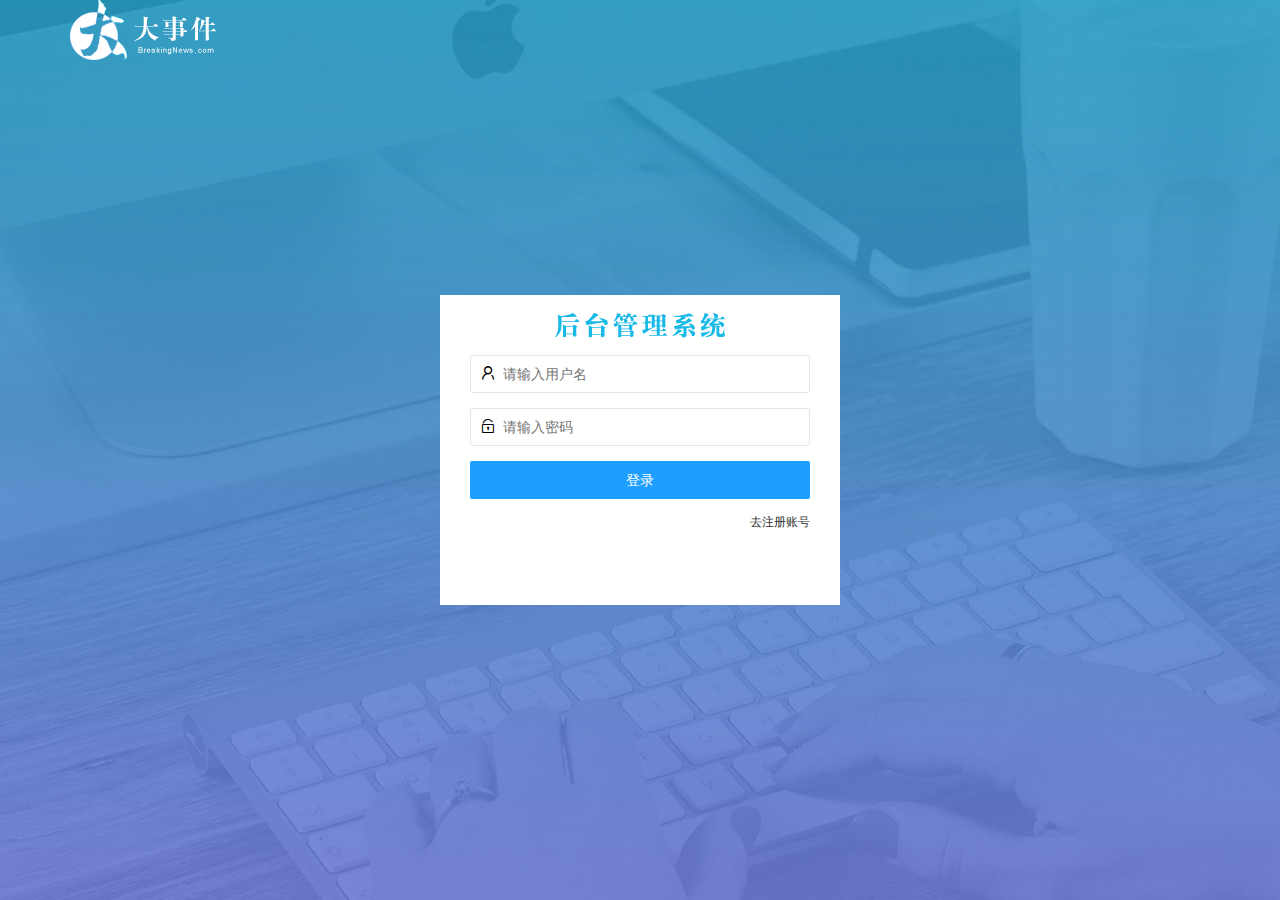
<file: login.html>
<!DOCTYPE html>
<html lang="en">

<head>
    <meta charset="UTF-8">
    <meta http-equiv="X-UA-Compatible" content="IE=edge">
    <meta name="viewport" content="width=device-width, initial-scale=1.0">
    <title>大事件-登录/注册</title>
    <!-- 导入LayUl的样式 -->
    <link rel="stylesheet" href="./assets/lib/layui/css/layui.css">
    <!-- 导入自己的样式表 -->
    <link rel="stylesheet" href="./assets/css/login.css">
</head>

<body>
    <!-- 头部的Logo区域 -->
    <div class="layui-main">
        <img src="./assets/images/logo.png" alt="">
    </div>
    <!-- 注册登录区域 -->
    <div class="loginAndRegBox">
        <div class="title-box"></div>
        <!-- 登录的div -->
        <div class="login-box">
            <!-- 登录的表单 -->
            <form class="layui-form" id="form_login">
                <!-- 用户名 -->
                <div class="layui-form-item">
                    <i class="layui-icon layui-icon-username"></i>
                    <input type="text" name="username" required lay-verify="required" placeholder="请输入用户名"
                        autocomplete="off" class="layui-input">
                </div>
                <!-- 密码 -->
                <div class="layui-form-item">
                    <i class="layui-icon layui-icon-password"></i>
                    <input type="password" name="password" required lay-verify="required|pwd" placeholder="请输入密码"
                        autocomplete="off" class="layui-input" id="password_two">
                </div>
                <!-- 登录按钮 -->
                <div class="layui-form-item">
                    <!-- 注意：表单提交按钮和普通按钮的区别： lay-submit 属性 -->
                    <button class="layui-btn layui-btn-fluid layui-btn layui-btn-normal" id="loginbtn" lay-submit>登录</button>
                </div>
                <div class="layui-form-item links">
                    <a href="javascript:;" id="link_reg">去注册账号</a>
                </div>

            </form>

        </div>
        <!-- 注册的div -->
        <div class="reg-box">
            <!-- 注册的表单 -->
            <form class="layui-form" id="form_reg">
                <!-- 用户名 -->
                <div class="layui-form-item">
                    <i class="layui-icon layui-icon-username"></i>
                    <input type="text" name="username" required lay-verify="required" placeholder="请输入用户名"
                        autocomplete="off" class="layui-input">
                </div>
                <!-- 密码 -->
                <div class="layui-form-item">
                    <i class="layui-icon layui-icon-password"></i>
                    <input type="password" name="password" required lay-verify="required|pwd" placeholder="请输入密码"
                        autocomplete="off" class="layui-input">
                </div>
                <!-- 密码确认框 -->
                <div class="layui-form-item">
                    <i class="layui-icon layui-icon-password"></i>  
                    <input type="password" name="repassword" required lay-verify="required|pwd|repwd"
                        placeholder="再次确认密码" autocomplete="off" class="layui-input">
                </div>
                <!-- 注册按钮 -->
                <div class="layui-form-item">
                    <!-- 注意：表单提交按钮和普通按钮的区别： lay-submit 属性 -->
                    <button class="layui-btn layui-btn-fluid layui-btn layui-btn-normal" lay-submit>注册</button>
                </div>
                <div class="layui-form-item links">
                    
                    
                    <a href="javascript:;" id="link_login">去登录</a>
                </div>
            </form>
        </div>
    </div>
    <!-- 导入Layui的JS文件 -->
    <script src="./assets/lib/layui/layui.all.js"></script>
    <!-- 导入JQuery -->
    <script src="./assets/lib/jquery.js"></script>
    <!-- 导入自己封装的baseAPI.js -->
    <script src="./assets/js/baseAPI.js"></script>
    <!-- 导入自己的JavaScript脚本 -->
    <script src="./assets/js/login.js"></script>

</body>

</html>
</file>
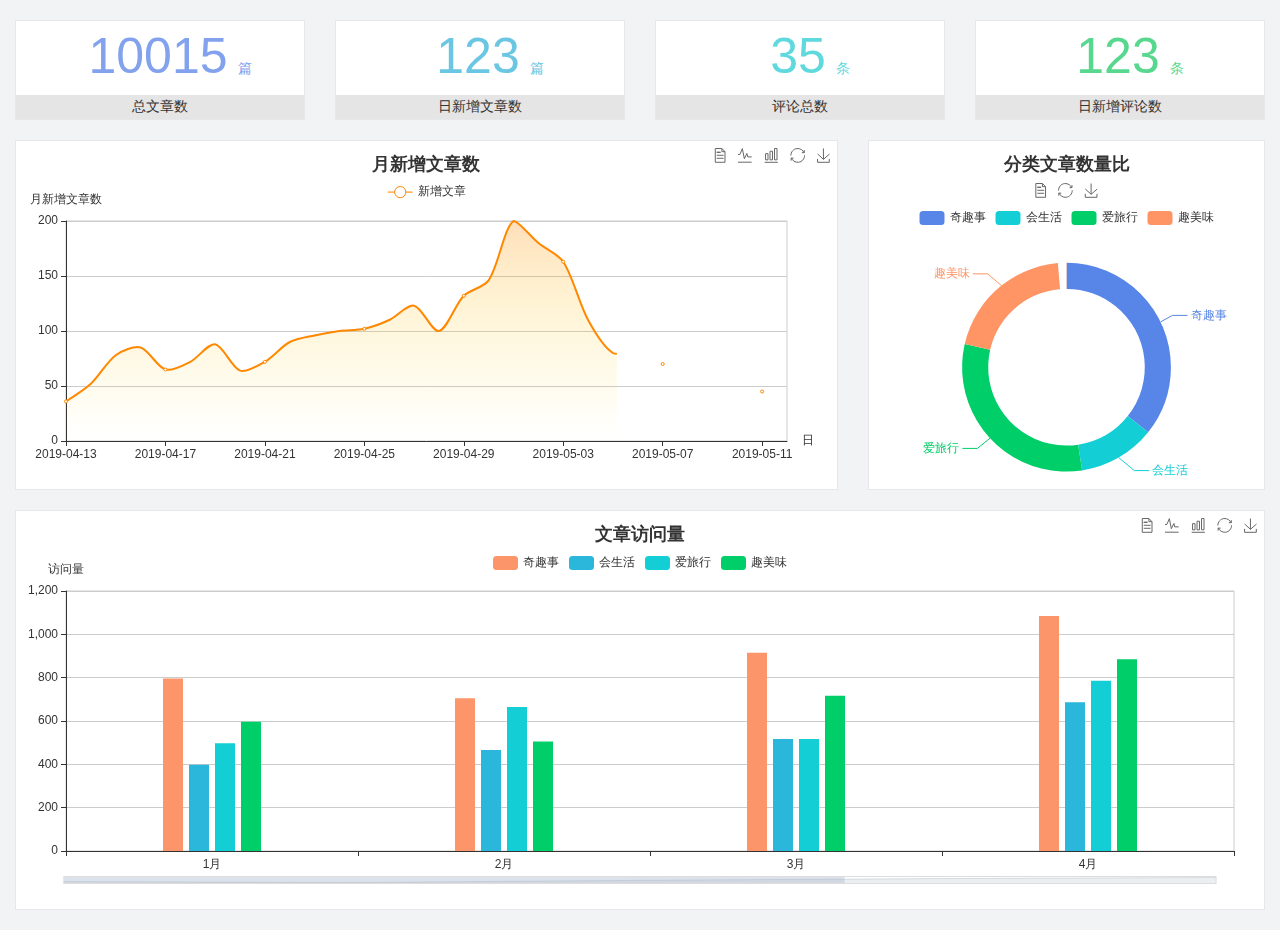
<file: home/dashboard.html>
<!DOCTYPE html>
<html lang="en">

<head>
  <meta charset="UTF-8">
  <meta name="viewport" content="width=device-width, initial-scale=1.0">
  <meta http-equiv="X-UA-Compatible" content="ie=edge">
  <title>图表统计</title>
  <link rel="stylesheet" href="../../assets/lib/bootstrap.css" />
  <link rel="stylesheet" href="../../assets/lib/main.css" />
  <script src="../../assets/lib/jquery.js"></script>
  <script type="text/javascript" src="../../assets/lib/echarts.min.js"></script>
</head>

<body>
  <div class="container-fluid">
    <div class="row spannel_list">
      <div class="col-sm-3 col-xs-6">
        <div class="spannel">
          <em>10015</em><span>篇</span>
          <b>总文章数</b>
        </div>
      </div>
      <div class="col-sm-3 col-xs-6">
        <div class="spannel scolor01">
          <em>123</em><span>篇</span>
          <b>日新增文章数</b>
        </div>
      </div>
      <div class="col-sm-3 col-xs-6">
        <div class="spannel scolor02">
          <em>35</em><span>条</span>
          <b>评论总数</b>
        </div>
      </div>
      <div class="col-sm-3 col-xs-6">
        <div class="spannel scolor03">
          <em>123</em><span>条</span>
          <b>日新增评论数</b>
        </div>
      </div>
    </div>
  </div>

  <div class="container-fluid">
    <div class="row curve-pie">
      <div class="col-lg-8 col-md-8">
        <div class="gragh_pannel" id="curve_show"></div>
      </div>
      <div class="col-lg-4 col-md-4">
        <div class="gragh_pannel" id="pie_show"></div>
      </div>
    </div>
  </div>

  <div class="container-fluid">
    <div class="column_pannel" id="column_show"></div>
  </div>

  <script>
    var oChart = echarts.init(document.getElementById('curve_show'));
    var aList_all = [
      { 'count': 36, 'date': '2019-04-13' },
      { 'count': 52, 'date': '2019-04-14' },
      { 'count': 78, 'date': '2019-04-15' },
      { 'count': 85, 'date': '2019-04-16' },
      { 'count': 65, 'date': '2019-04-17' },
      { 'count': 72, 'date': '2019-04-18' },
      { 'count': 88, 'date': '2019-04-19' },
      { 'count': 64, 'date': '2019-04-20' },
      { 'count': 72, 'date': '2019-04-21' },
      { 'count': 90, 'date': '2019-04-22' },
      { 'count': 96, 'date': '2019-04-23' },
      { 'count': 100, 'date': '2019-04-24' },
      { 'count': 102, 'date': '2019-04-25' },
      { 'count': 110, 'date': '2019-04-26' },
      { 'count': 123, 'date': '2019-04-27' },
      { 'count': 100, 'date': '2019-04-28' },
      { 'count': 132, 'date': '2019-04-29' },
      { 'count': 146, 'date': '2019-04-30' },
      { 'count': 200, 'date': '2019-05-01' },
      { 'count': 180, 'date': '2019-05-02' },
      { 'count': 163, 'date': '2019-05-03' },
      { 'count': 110, 'date': '2019-05-04' },
      { 'count': 80, 'date': '2019-05-05' },
      { 'count': 82, 'date': '2019-05-06' },
      { 'count': 70, 'date': '2019-05-07' },
      { 'count': 65, 'date': '2019-05-08' },
      { 'count': 54, 'date': '2019-05-09' },
      { 'count': 40, 'date': '2019-05-10' },
      { 'count': 45, 'date': '2019-05-11' },
      { 'count': 38, 'date': '2019-05-12' },
    ];

    let aCount = [];
    let aDate = [];

    for (var i = 0; i < aList_all.length; i++) {
      aCount.push(aList_all[i].count);
      aDate.push(aList_all[i].date);
    }

    var chartopt = {
      title: {
        text: '月新增文章数',
        left: 'center',
        top: '10'
      },
      tooltip: {
        trigger: 'axis'
      },
      legend: {
        data: ['新增文章'],
        top: '40'
      },
      toolbox: {
        show: true,
        feature: {
          mark: { show: true },
          dataView: { show: true, readOnly: false },
          magicType: { show: true, type: ['line', 'bar'] },
          restore: { show: true },
          saveAsImage: { show: true }
        }
      },
      calculable: true,
      xAxis: [
        {
          name: '日',
          type: 'category',
          boundaryGap: false,
          data: aDate
        }
      ],
      yAxis: [
        {
          name: '月新增文章数',
          type: 'value'
        }
      ],
      series: [
        {
          name: '新增文章',
          type: 'line',
          smooth: true,
          itemStyle: { normal: { areaStyle: { type: 'default' }, color: '#f80' }, lineStyle: { color: '#f80' } },
          data: aCount
        }],
      areaStyle: {
        normal: {
          color: new echarts.graphic.LinearGradient(0, 0, 0, 1, [{
            offset: 0,
            color: 'rgba(255,136,0,0.39)'
          }, {
            offset: .34,
            color: 'rgba(255,180,0,0.25)'
          }, {
            offset: 1,
            color: 'rgba(255,222,0,0.00)'
          }])

        }
      },
      grid: {
        show: true,
        x: 50,
        x2: 50,
        y: 80,
        height: 220
      }
    };

    oChart.setOption(chartopt);


    var oPie = echarts.init(document.getElementById('pie_show'));
    var oPieopt =
    {
      title: {
        top: 10,
        text: '分类文章数量比',
        x: 'center'
      },
      tooltip: {
        trigger: 'item',
        formatter: "{a} <br/>{b} : {c} ({d}%)"
      },
      color: ['#5885e8', '#13cfd5', '#00ce68', '#ff9565'],
      legend: {
        x: 'center',
        top: 65,
        data: ['奇趣事', '会生活', '爱旅行', '趣美味']
      },
      toolbox: {
        show: true,
        x: 'center',
        top: 35,
        feature: {
          mark: { show: true },
          dataView: { show: true, readOnly: false },
          magicType: {
            show: true,
            type: ['pie', 'funnel'],
            option: {
              funnel: {
                x: '25%',
                width: '50%',
                funnelAlign: 'left',
                max: 1548
              }
            }
          },
          restore: { show: true },
          saveAsImage: { show: true }
        }
      },
      calculable: true,
      series: [
        {
          name: '访问来源',
          type: 'pie',
          radius: ['45%', '60%'],
          center: ['50%', '65%'],
          data: [
            { value: 300, name: '奇趣事' },
            { value: 100, name: '会生活' },
            { value: 260, name: '爱旅行' },
            { value: 180, name: '趣美味' }
          ]
        }
      ]
    };
    oPie.setOption(oPieopt);



    var oColumn = this.echarts.init(document.getElementById('column_show'));
    var oColumnopt =
    {
      title: {
        text: '文章访问量',
        left: 'center',
        top: '10'
      },
      tooltip: {
        trigger: 'axis'
      },
      legend: {
        data: ['奇趣事', '会生活', '爱旅行', '趣美味'],
        top: '40'
      },
      toolbox: {
        show: true,
        feature: {
          mark: { show: true },
          dataView: { show: true, readOnly: false },
          magicType: { show: true, type: ['line', 'bar'] },
          restore: { show: true },
          saveAsImage: { show: true }
        }
      },
      calculable: true,
      xAxis: [
        {
          type: 'category',
          data: ['1月', '2月', '3月', '4月', '5月']
        }
      ],
      yAxis: [
        {
          name: '访问量',
          type: 'value'
        }
      ],
      series: [
        {
          name: '奇趣事',
          type: 'bar',
          barWidth: 20,
          itemStyle: {
            normal: { areaStyle: { type: 'default' }, color: '#fd956a' }
          },
          data: [800, 708, 920, 1090, 1200]
        },
        {
          name: '会生活',
          type: 'bar',
          barWidth: 20,
          itemStyle: {
            normal: { areaStyle: { type: 'default' }, color: '#2bb6db' }
          },
          data: [400, 468, 520, 690, 800]
        },
        {
          name: '爱旅行',
          type: 'bar',
          barWidth: 20,
          itemStyle: {
            normal: { areaStyle: { type: 'default' }, color: '#13cfd5' }
          },
          data: [500, 668, 520, 790, 900]
        },
        {
          name: '趣美味',
          type: 'bar',
          barWidth: 20,
          itemStyle: {
            normal: { areaStyle: { type: 'default' }, color: '#00ce68' }
          },
          data: [600, 508, 720, 890, 1000]
        }
      ],
      grid: {
        show: true,
        x: 50,
        x2: 30,
        y: 80,
        height: 260
      },
      dataZoom: [//给x轴设置滚动条
        {
          start: 0,//默认为0
          end: 100 - 1000 / 31,//默认为100
          type: 'slider',
          show: true,
          xAxisIndex: [0],
          handleSize: 0,//滑动条的 左右2个滑动条的大小
          height: 8,//组件高度
          left: 45, //左边的距离
          right: 50,//右边的距离
          bottom: 26,//右边的距离
          handleColor: '#ddd',//h滑动图标的颜色
          handleStyle: {
            borderColor: "#cacaca",
            borderWidth: "1",
            shadowBlur: 2,
            background: "#ddd",
            shadowColor: "#ddd",
          }
        }]
    };
    oColumn.setOption(oColumnopt);
  </script>
</body>

</html>
</file>
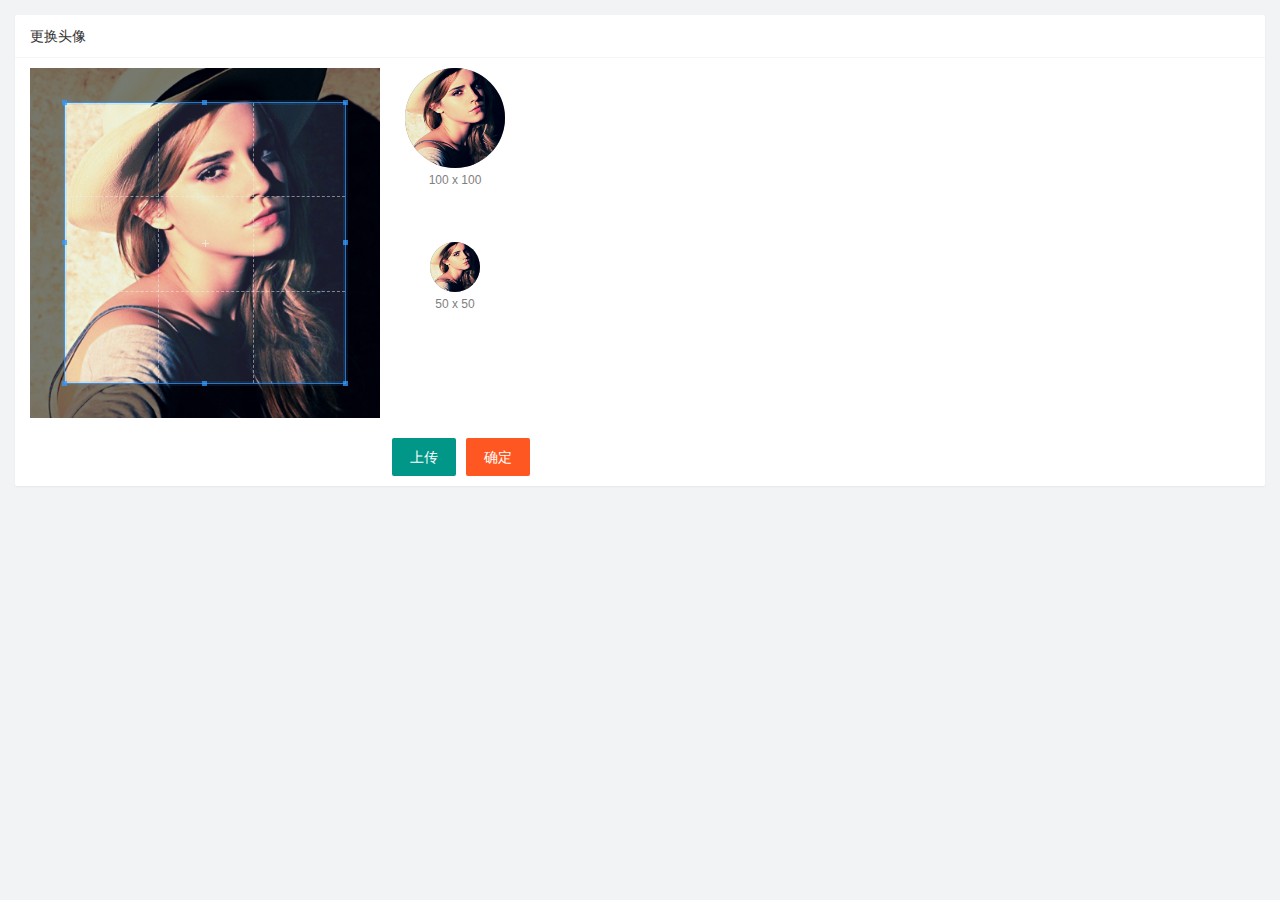
<file: user/user_avatar.html>
<!DOCTYPE html>
<html lang="en">

<head>
    <meta charset="UTF-8">
    <meta http-equiv="X-UA-Compatible" content="IE=edge">
    <meta name="viewport" content="width=device-width, initial-scale=1.0">
    <title>Document</title>
    <link rel="stylesheet" href="/assets/lib/layui/css/layui.css">
    <link rel="stylesheet" href="/assets/lib/cropper/cropper.css" />
    <link rel="stylesheet" href="/assets/css/user/user_avatar.css">
</head>

<body>
    <!-- 卡片区域 -->
    <div class="layui-card">
        <div class="layui-card-header">更换头像</div>
        <div class="layui-card-body">
            <!-- 第一行的图片裁剪和预览区域 -->
            <div class="row1">
                <!-- 图片裁剪区域 -->
                <div class="cropper-box">
                    <!-- 这个 img 标签很重要，将来会把它初始化为裁剪区域 -->
                    <img id="image" src="/assets/images/sample.jpg" />
                </div>
                <!-- 图片的预览区域 -->
                <div class="preview-box">
                    <div>
                        <!-- 宽高为 100px 的预览区域 -->
                        <div class="img-preview w100"></div>
                        <p class="size">100 x 100</p>
                    </div>
                    <div>
                        <!-- 宽高为 50px 的预览区域 -->
                        <div class="img-preview w50"></div>
                        <p class="size">50 x 50</p>
                    </div>
                </div>
            </div>

            <!-- 第二行的按钮区域 -->
            <div class="row2">
                <!-- 通过accept属性，可以指定，允许用户选择什么类型的文件 -->
                <input type="file" id="file" accept="image/png,image/jpeg">
                <button type="button" class="layui-btn" id="btnChooseImage">上传</button>
                <button type="button" class="layui-btn layui-btn-danger" id="btnUpload">确定</button>
            </div>
        </div>
    </div>

    <script src="/assets/lib/layui/layui.all.js"></script>
    <script src="/assets/lib/jquery.js"></script>
    <script src="/assets/lib/cropper/Cropper.js"></script>
    <script src="/assets/lib/cropper/jquery-cropper.js"></script>
    <script src="/assets/js/baseAPI.js"></script>
    <script src="/assets/js/user/user_avatar.js"></script>
</body>

</html>
</file>
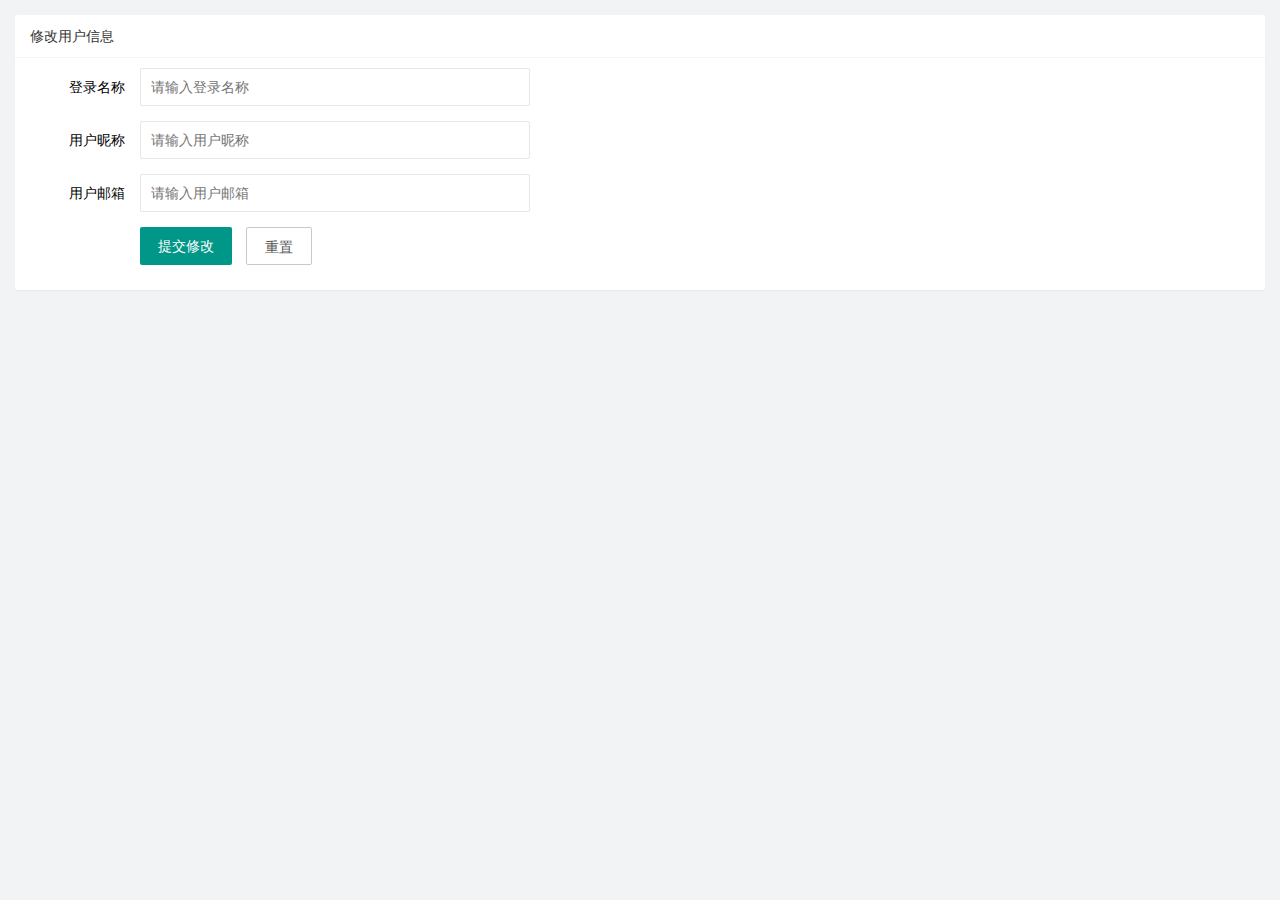
<file: user/user_info.html>
<!DOCTYPE html>
<html lang="en">

<head>
    <meta charset="UTF-8">
    <meta http-equiv="X-UA-Compatible" content="IE=edge">
    <meta name="viewport" content="width=device-width, initial-scale=1.0">
    <title>Document</title>
    <!-- 导入layui的样式 -->
    <link rel="stylesheet" href="../assets/lib/layui/css/layui.css">
    <link rel="stylesheet" href="../assets/css/user/user_info.css">
</head>

<body>
    <!-- 卡片区域 -->
    <div class="layui-card">
        <div class="layui-card-header">修改用户信息</div>
        <div class="layui-card-body">
            <!-- form表单区域 -->
            <form class="layui-form" lay-filter="formUserInfo">
                <!-- 这是隐藏域 -->
                <input type="hidden" name="id" />
                <div class="layui-form-item">
                    <label class="layui-form-label">登录名称</label>
                    <div class="layui-input-block">
                        <input type="text" name="username" required lay-verify="required" placeholder="请输入登录名称"
                            autocomplete="off" class="layui-input" readonly>
                    </div>
                </div>
                <div class="layui-form-item">
                    <label class="layui-form-label">用户昵称</label>
                    <div class="layui-input-block">
                        <input type="text" name="nickname" required lay-verify="required|nickname" placeholder="请输入用户昵称"
                            autocomplete="off" class="layui-input" >
                    </div>
                </div>
                <div class="layui-form-item">
                    <label class="layui-form-label">用户邮箱</label>
                    <div class="layui-input-block">
                        <input type="text" name="email" required lay-verify="required|email" placeholder="请输入用户邮箱"
                            autocomplete="off" class="layui-input" >
                    </div>
                </div>
                <div class="layui-form-item">
                    <div class="layui-input-block">
                        <button class="layui-btn" lay-submit lay-filter="formDemo">提交修改</button>
                        <button type="reset" class="layui-btn layui-btn-primary" id="btnReset">重置</button>
                    </div>
                </div>
            </form>
        </div>
    </div>
    <!-- 导入layui的js -->
    <script src="/assets/lib/layui/layui.all.js"></script>
    <!-- 导入jquery -->
    <script src="/assets/lib/jquery.js"></script>
    <!-- 导入baseAPI -->
    <script src="/assets/js/baseAPI.js"></script>
    <!-- 导入自己的js -->
    <script src="/assets/js/user/user_info.js"></script>
</body>

</html>
</file>
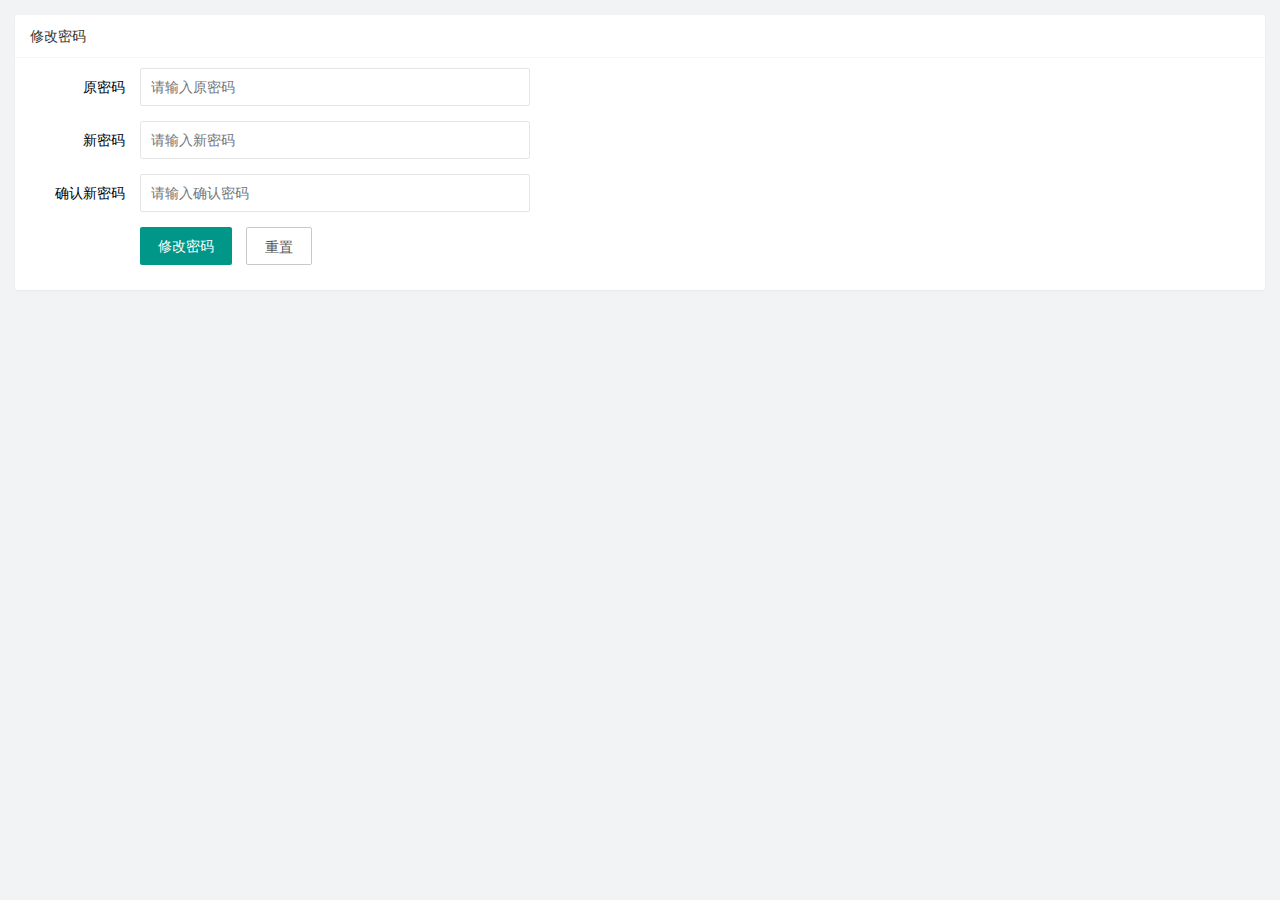
<file: user/user_pwd.html>
<!DOCTYPE html>
<html lang="en">

<head>
    <meta charset="UTF-8">
    <meta http-equiv="X-UA-Compatible" content="IE=edge">
    <meta name="viewport" content="width=device-width, initial-scale=1.0">
    <title>Document</title>
    <link rel="stylesheet" href="/assets/lib/layui/css/layui.css">
    <link rel="stylesheet" href="/assets/css/user/user_pwd.css">

</head>

<body>
    <!-- 卡片区域 -->
    <div class="layui-card">
        <div class="layui-card-header">修改密码</div>
        <div class="layui-card-body">
            <form class="layui-form">
                <div class="layui-form-item">
                    <label class="layui-form-label">原密码</label>
                    <div class="layui-input-block">
                        <input type="password" name="oldPwd" required lay-verify="required|pwd" placeholder="请输入原密码"
                            autocomplete="off" class="layui-input">
                    </div>
                </div>
                <div class="layui-form-item">
                    <label class="layui-form-label">新密码</label>
                    <div class="layui-input-block">
                        <input type="password" name="newPwd" required lay-verify="required|pwd|samePwd" placeholder="请输入新密码"
                            autocomplete="off" class="layui-input">
                    </div>
                </div>
                <div class="layui-form-item">
                    <label class="layui-form-label">确认新密码</label>
                    <div class="layui-input-block">
                        <input type="password" name="rePwd" required lay-verify="require|pwd|rePwd" placeholder="请输入确认密码"
                            autocomplete="off" class="layui-input">
                    </div>
                </div>
                <div class="layui-form-item">
                    <div class="layui-input-block">
                        <button class="layui-btn" lay-submit lay-filter="formDemo">修改密码</button>
                        <button type="reset" class="layui-btn layui-btn-primary">重置</button>
                    </div>
                </div>
            </form>
        </div>
    </div>
    <!-- 导入layui -->
    <script src="/assets/lib/layui/layui.all.js"></script>
    <!-- 导入jquery -->
    <script src="/assets/lib/jquery.js"></script>
    <!-- 导入baseAPI -->
    <script src="/assets/js/baseAPI.js"></script>
    <!-- 导入自己的样js-->
    <script src="/assets/js/user/user_pwd.js"></script>


</body>

</html>
</file>
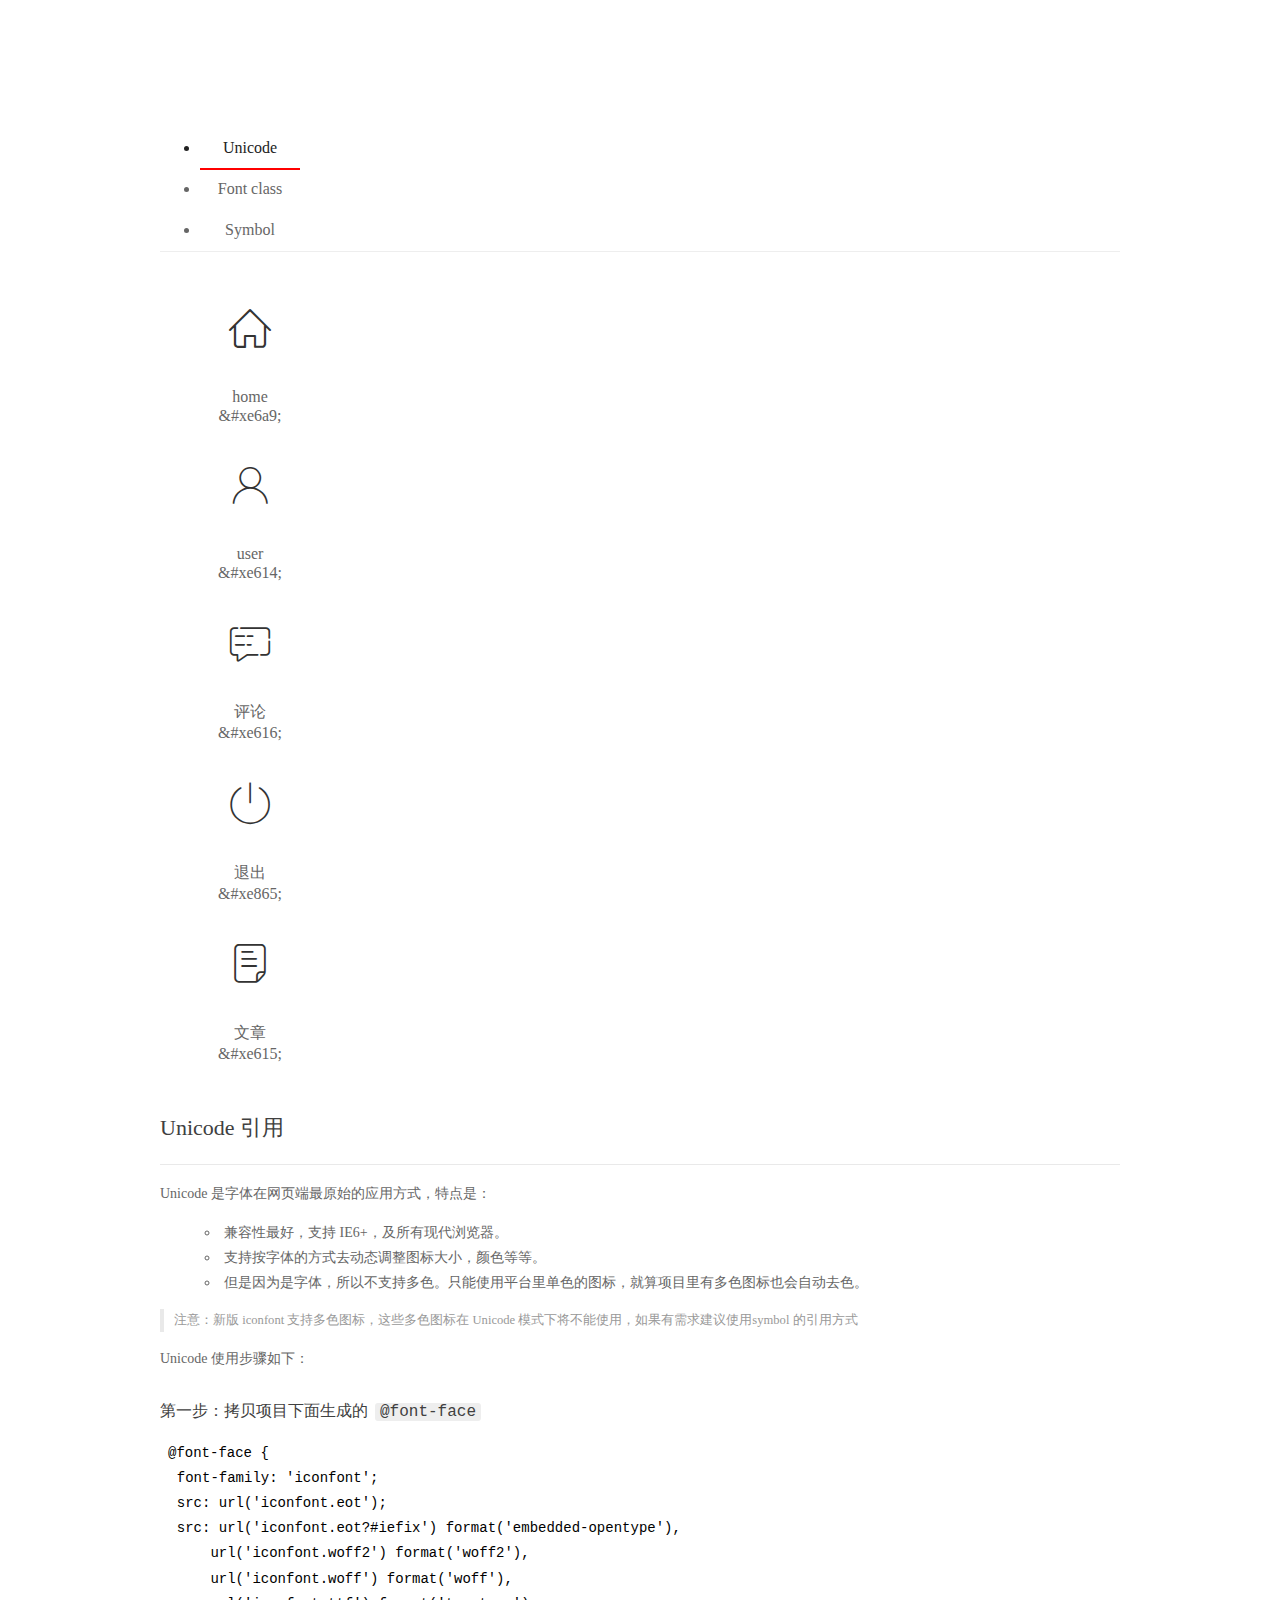
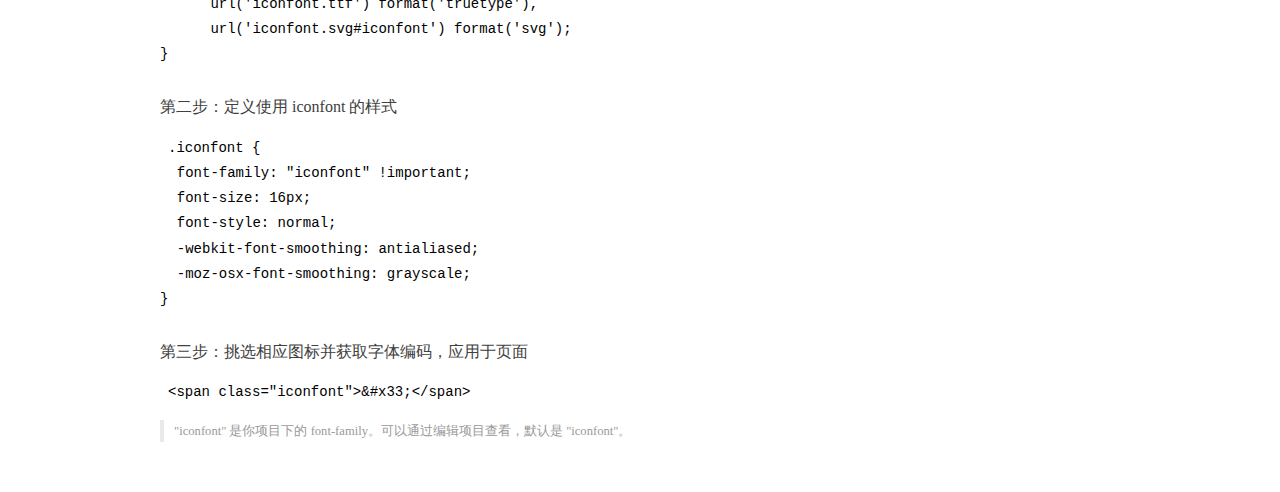
<file: assets/fonts/demo_index.html>
<!DOCTYPE html>
<html>
<head>
  <meta charset="utf-8"/>
  <title>IconFont Demo</title>
  <link rel="shortcut icon" href="https://gtms04.alicdn.com/tps/i4/TB1_oz6GVXXXXaFXpXXJDFnIXXX-64-64.ico" type="image/x-icon"/>
  <link rel="stylesheet" href="https://g.alicdn.com/thx/cube/1.3.2/cube.min.css">
  <link rel="stylesheet" href="demo.css">
  <link rel="stylesheet" href="iconfont.css">
  <script src="iconfont.js"></script>
  <!-- jQuery -->
  <script src="https://a1.alicdn.com/oss/uploads/2018/12/26/7bfddb60-08e8-11e9-9b04-53e73bb6408b.js"></script>
  <!-- 代码高亮 -->
  <script src="https://a1.alicdn.com/oss/uploads/2018/12/26/a3f714d0-08e6-11e9-8a15-ebf944d7534c.js"></script>
</head>
<body>
  <div class="main">
    <h1 class="logo"><a href="https://www.iconfont.cn/" title="iconfont 首页" target="_blank">&#xe86b;</a></h1>
    <div class="nav-tabs">
      <ul id="tabs" class="dib-box">
        <li class="dib active"><span>Unicode</span></li>
        <li class="dib"><span>Font class</span></li>
        <li class="dib"><span>Symbol</span></li>
      </ul>
      
    </div>
    <div class="tab-container">
      <div class="content unicode" style="display: block;">
          <ul class="icon_lists dib-box">
          
            <li class="dib">
              <span class="icon iconfont">&#xe6a9;</span>
                <div class="name">home</div>
                <div class="code-name">&amp;#xe6a9;</div>
              </li>
          
            <li class="dib">
              <span class="icon iconfont">&#xe614;</span>
                <div class="name">user</div>
                <div class="code-name">&amp;#xe614;</div>
              </li>
          
            <li class="dib">
              <span class="icon iconfont">&#xe616;</span>
                <div class="name">评论</div>
                <div class="code-name">&amp;#xe616;</div>
              </li>
          
            <li class="dib">
              <span class="icon iconfont">&#xe865;</span>
                <div class="name">退出</div>
                <div class="code-name">&amp;#xe865;</div>
              </li>
          
            <li class="dib">
              <span class="icon iconfont">&#xe615;</span>
                <div class="name">文章</div>
                <div class="code-name">&amp;#xe615;</div>
              </li>
          
          </ul>
          <div class="article markdown">
          <h2 id="unicode-">Unicode 引用</h2>
          <hr>

          <p>Unicode 是字体在网页端最原始的应用方式，特点是：</p>
          <ul>
            <li>兼容性最好，支持 IE6+，及所有现代浏览器。</li>
            <li>支持按字体的方式去动态调整图标大小，颜色等等。</li>
            <li>但是因为是字体，所以不支持多色。只能使用平台里单色的图标，就算项目里有多色图标也会自动去色。</li>
          </ul>
          <blockquote>
            <p>注意：新版 iconfont 支持多色图标，这些多色图标在 Unicode 模式下将不能使用，如果有需求建议使用symbol 的引用方式</p>
          </blockquote>
          <p>Unicode 使用步骤如下：</p>
          <h3 id="-font-face">第一步：拷贝项目下面生成的 <code>@font-face</code></h3>
<pre><code class="language-css"
>@font-face {
  font-family: 'iconfont';
  src: url('iconfont.eot');
  src: url('iconfont.eot?#iefix') format('embedded-opentype'),
      url('iconfont.woff2') format('woff2'),
      url('iconfont.woff') format('woff'),
      url('iconfont.ttf') format('truetype'),
      url('iconfont.svg#iconfont') format('svg');
}
</code></pre>
          <h3 id="-iconfont-">第二步：定义使用 iconfont 的样式</h3>
<pre><code class="language-css"
>.iconfont {
  font-family: "iconfont" !important;
  font-size: 16px;
  font-style: normal;
  -webkit-font-smoothing: antialiased;
  -moz-osx-font-smoothing: grayscale;
}
</code></pre>
          <h3 id="-">第三步：挑选相应图标并获取字体编码，应用于页面</h3>
<pre>
<code class="language-html"
>&lt;span class="iconfont"&gt;&amp;#x33;&lt;/span&gt;
</code></pre>
          <blockquote>
            <p>"iconfont" 是你项目下的 font-family。可以通过编辑项目查看，默认是 "iconfont"。</p>
          </blockquote>
          </div>
      </div>
      <div class="content font-class">
        <ul class="icon_lists dib-box">
          
          <li class="dib">
            <span class="icon iconfont icon-home"></span>
            <div class="name">
              home
            </div>
            <div class="code-name">.icon-home
            </div>
          </li>
          
          <li class="dib">
            <span class="icon iconfont icon-user"></span>
            <div class="name">
              user
            </div>
            <div class="code-name">.icon-user
            </div>
          </li>
          
          <li class="dib">
            <span class="icon iconfont icon-pinglun"></span>
            <div class="name">
              评论
            </div>
            <div class="code-name">.icon-pinglun
            </div>
          </li>
          
          <li class="dib">
            <span class="icon iconfont icon-tuichu"></span>
            <div class="name">
              退出
            </div>
            <div class="code-name">.icon-tuichu
            </div>
          </li>
          
          <li class="dib">
            <span class="icon iconfont icon-16"></span>
            <div class="name">
              文章
            </div>
            <div class="code-name">.icon-16
            </div>
          </li>
          
        </ul>
        <div class="article markdown">
        <h2 id="font-class-">font-class 引用</h2>
        <hr>

        <p>font-class 是 Unicode 使用方式的一种变种，主要是解决 Unicode 书写不直观，语意不明确的问题。</p>
        <p>与 Unicode 使用方式相比，具有如下特点：</p>
        <ul>
          <li>兼容性良好，支持 IE8+，及所有现代浏览器。</li>
          <li>相比于 Unicode 语意明确，书写更直观。可以很容易分辨这个 icon 是什么。</li>
          <li>因为使用 class 来定义图标，所以当要替换图标时，只需要修改 class 里面的 Unicode 引用。</li>
          <li>不过因为本质上还是使用的字体，所以多色图标还是不支持的。</li>
        </ul>
        <p>使用步骤如下：</p>
        <h3 id="-fontclass-">第一步：引入项目下面生成的 fontclass 代码：</h3>
<pre><code class="language-html">&lt;link rel="stylesheet" href="./iconfont.css"&gt;
</code></pre>
        <h3 id="-">第二步：挑选相应图标并获取类名，应用于页面：</h3>
<pre><code class="language-html">&lt;span class="iconfont icon-xxx"&gt;&lt;/span&gt;
</code></pre>
        <blockquote>
          <p>"
            iconfont" 是你项目下的 font-family。可以通过编辑项目查看，默认是 "iconfont"。</p>
        </blockquote>
      </div>
      </div>
      <div class="content symbol">
          <ul class="icon_lists dib-box">
          
            <li class="dib">
                <svg class="icon svg-icon" aria-hidden="true">
                  <use xlink:href="#icon-home"></use>
                </svg>
                <div class="name">home</div>
                <div class="code-name">#icon-home</div>
            </li>
          
            <li class="dib">
                <svg class="icon svg-icon" aria-hidden="true">
                  <use xlink:href="#icon-user"></use>
                </svg>
                <div class="name">user</div>
                <div class="code-name">#icon-user</div>
            </li>
          
            <li class="dib">
                <svg class="icon svg-icon" aria-hidden="true">
                  <use xlink:href="#icon-pinglun"></use>
                </svg>
                <div class="name">评论</div>
                <div class="code-name">#icon-pinglun</div>
            </li>
          
            <li class="dib">
                <svg class="icon svg-icon" aria-hidden="true">
                  <use xlink:href="#icon-tuichu"></use>
                </svg>
                <div class="name">退出</div>
                <div class="code-name">#icon-tuichu</div>
            </li>
          
            <li class="dib">
                <svg class="icon svg-icon" aria-hidden="true">
                  <use xlink:href="#icon-16"></use>
                </svg>
                <div class="name">文章</div>
                <div class="code-name">#icon-16</div>
            </li>
          
          </ul>
          <div class="article markdown">
          <h2 id="symbol-">Symbol 引用</h2>
          <hr>

          <p>这是一种全新的使用方式，应该说这才是未来的主流，也是平台目前推荐的用法。相关介绍可以参考这篇<a href="">文章</a>
            这种用法其实是做了一个 SVG 的集合，与另外两种相比具有如下特点：</p>
          <ul>
            <li>支持多色图标了，不再受单色限制。</li>
            <li>通过一些技巧，支持像字体那样，通过 <code>font-size</code>, <code>color</code> 来调整样式。</li>
            <li>兼容性较差，支持 IE9+，及现代浏览器。</li>
            <li>浏览器渲染 SVG 的性能一般，还不如 png。</li>
          </ul>
          <p>使用步骤如下：</p>
          <h3 id="-symbol-">第一步：引入项目下面生成的 symbol 代码：</h3>
<pre><code class="language-html">&lt;script src="./iconfont.js"&gt;&lt;/script&gt;
</code></pre>
          <h3 id="-css-">第二步：加入通用 CSS 代码（引入一次就行）：</h3>
<pre><code class="language-html">&lt;style&gt;
.icon {
  width: 1em;
  height: 1em;
  vertical-align: -0.15em;
  fill: currentColor;
  overflow: hidden;
}
&lt;/style&gt;
</code></pre>
          <h3 id="-">第三步：挑选相应图标并获取类名，应用于页面：</h3>
<pre><code class="language-html">&lt;svg class="icon" aria-hidden="true"&gt;
  &lt;use xlink:href="#icon-xxx"&gt;&lt;/use&gt;
&lt;/svg&gt;
</code></pre>
          </div>
      </div>

    </div>
  </div>
  <script>
  $(document).ready(function () {
      $('.tab-container .content:first').show()

      $('#tabs li').click(function (e) {
        var tabContent = $('.tab-container .content')
        var index = $(this).index()

        if ($(this).hasClass('active')) {
          return
        } else {
          $('#tabs li').removeClass('active')
          $(this).addClass('active')

          tabContent.hide().eq(index).fadeIn()
        }
      })
    })
  </script>
</body>
</html>
</file>
<file: assets/lib/layui/css/layui.css>
/** layui-v2.5.5 MIT License By https://www.layui.com */
 .layui-inline,img{display:inline-block;vertical-align:middle}h1,h2,h3,h4,h5,h6{font-weight:400}.layui-edge,.layui-header,.layui-inline,.layui-main{position:relative}.layui-body,.layui-edge,.layui-elip{overflow:hidden}.layui-btn,.layui-edge,.layui-inline,img{vertical-align:middle}.layui-btn,.layui-disabled,.layui-icon,.layui-unselect{-moz-user-select:none;-webkit-user-select:none;-ms-user-select:none}.layui-elip,.layui-form-checkbox span,.layui-form-pane .layui-form-label{text-overflow:ellipsis;white-space:nowrap}.layui-breadcrumb,.layui-tree-btnGroup{visibility:hidden}blockquote,body,button,dd,div,dl,dt,form,h1,h2,h3,h4,h5,h6,input,li,ol,p,pre,td,textarea,th,ul{margin:0;padding:0;-webkit-tap-highlight-color:rgba(0,0,0,0)}a:active,a:hover{outline:0}img{border:none}li{list-style:none}table{border-collapse:collapse;border-spacing:0}h4,h5,h6{font-size:100%}button,input,optgroup,option,select,textarea{font-family:inherit;font-size:inherit;font-style:inherit;font-weight:inherit;outline:0}pre{white-space:pre-wrap;white-space:-moz-pre-wrap;white-space:-pre-wrap;white-space:-o-pre-wrap;word-wrap:break-word}body{line-height:24px;font:14px Helvetica Neue,Helvetica,PingFang SC,Tahoma,Arial,sans-serif}hr{height:1px;margin:10px 0;border:0;clear:both}a{color:#333;text-decoration:none}a:hover{color:#777}a cite{font-style:normal;*cursor:pointer}.layui-border-box,.layui-border-box *{box-sizing:border-box}.layui-box,.layui-box *{box-sizing:content-box}.layui-clear{clear:both;*zoom:1}.layui-clear:after{content:'\20';clear:both;*zoom:1;display:block;height:0}.layui-inline{*display:inline;*zoom:1}.layui-edge{display:inline-block;width:0;height:0;border-width:6px;border-style:dashed;border-color:transparent}.layui-edge-top{top:-4px;border-bottom-color:#999;border-bottom-style:solid}.layui-edge-right{border-left-color:#999;border-left-style:solid}.layui-edge-bottom{top:2px;border-top-color:#999;border-top-style:solid}.layui-edge-left{border-right-color:#999;border-right-style:solid}.layui-disabled,.layui-disabled:hover{color:#d2d2d2!important;cursor:not-allowed!important}.layui-circle{border-radius:100%}.layui-show{display:block!important}.layui-hide{display:none!important}@font-face{font-family:layui-icon;src:url(../font/iconfont.eot?v=250);src:url(../font/iconfont.eot?v=250#iefix) format('embedded-opentype'),url(../font/iconfont.woff2?v=250) format('woff2'),url(../font/iconfont.woff?v=250) format('woff'),url(../font/iconfont.ttf?v=250) format('truetype'),url(../font/iconfont.svg?v=250#layui-icon) format('svg')}.layui-icon{font-family:layui-icon!important;font-size:16px;font-style:normal;-webkit-font-smoothing:antialiased;-moz-osx-font-smoothing:grayscale}.layui-icon-reply-fill:before{content:"\e611"}.layui-icon-set-fill:before{content:"\e614"}.layui-icon-menu-fill:before{content:"\e60f"}.layui-icon-search:before{content:"\e615"}.layui-icon-share:before{content:"\e641"}.layui-icon-set-sm:before{content:"\e620"}.layui-icon-engine:before{content:"\e628"}.layui-icon-close:before{content:"\1006"}.layui-icon-close-fill:before{content:"\1007"}.layui-icon-chart-screen:before{content:"\e629"}.layui-icon-star:before{content:"\e600"}.layui-icon-circle-dot:before{content:"\e617"}.layui-icon-chat:before{content:"\e606"}.layui-icon-release:before{content:"\e609"}.layui-icon-list:before{content:"\e60a"}.layui-icon-chart:before{content:"\e62c"}.layui-icon-ok-circle:before{content:"\1005"}.layui-icon-layim-theme:before{content:"\e61b"}.layui-icon-table:before{content:"\e62d"}.layui-icon-right:before{content:"\e602"}.layui-icon-left:before{content:"\e603"}.layui-icon-cart-simple:before{content:"\e698"}.layui-icon-face-cry:before{content:"\e69c"}.layui-icon-face-smile:before{content:"\e6af"}.layui-icon-survey:before{content:"\e6b2"}.layui-icon-tree:before{content:"\e62e"}.layui-icon-upload-circle:before{content:"\e62f"}.layui-icon-add-circle:before{content:"\e61f"}.layui-icon-download-circle:before{content:"\e601"}.layui-icon-templeate-1:before{content:"\e630"}.layui-icon-util:before{content:"\e631"}.layui-icon-face-surprised:before{content:"\e664"}.layui-icon-edit:before{content:"\e642"}.layui-icon-speaker:before{content:"\e645"}.layui-icon-down:before{content:"\e61a"}.layui-icon-file:before{content:"\e621"}.layui-icon-layouts:before{content:"\e632"}.layui-icon-rate-half:before{content:"\e6c9"}.layui-icon-add-circle-fine:before{content:"\e608"}.layui-icon-prev-circle:before{content:"\e633"}.layui-icon-read:before{content:"\e705"}.layui-icon-404:before{content:"\e61c"}.layui-icon-carousel:before{content:"\e634"}.layui-icon-help:before{content:"\e607"}.layui-icon-code-circle:before{content:"\e635"}.layui-icon-water:before{content:"\e636"}.layui-icon-username:before{content:"\e66f"}.layui-icon-find-fill:before{content:"\e670"}.layui-icon-about:before{content:"\e60b"}.layui-icon-location:before{content:"\e715"}.layui-icon-up:before{content:"\e619"}.layui-icon-pause:before{content:"\e651"}.layui-icon-date:before{content:"\e637"}.layui-icon-layim-uploadfile:before{content:"\e61d"}.layui-icon-delete:before{content:"\e640"}.layui-icon-play:before{content:"\e652"}.layui-icon-top:before{content:"\e604"}.layui-icon-friends:before{content:"\e612"}.layui-icon-refresh-3:before{content:"\e9aa"}.layui-icon-ok:before{content:"\e605"}.layui-icon-layer:before{content:"\e638"}.layui-icon-face-smile-fine:before{content:"\e60c"}.layui-icon-dollar:before{content:"\e659"}.layui-icon-group:before{content:"\e613"}.layui-icon-layim-download:before{content:"\e61e"}.layui-icon-picture-fine:before{content:"\e60d"}.layui-icon-link:before{content:"\e64c"}.layui-icon-diamond:before{content:"\e735"}.layui-icon-log:before{content:"\e60e"}.layui-icon-rate-solid:before{content:"\e67a"}.layui-icon-fonts-del:before{content:"\e64f"}.layui-icon-unlink:before{content:"\e64d"}.layui-icon-fonts-clear:before{content:"\e639"}.layui-icon-triangle-r:before{content:"\e623"}.layui-icon-circle:before{content:"\e63f"}.layui-icon-radio:before{content:"\e643"}.layui-icon-align-center:before{content:"\e647"}.layui-icon-align-right:before{content:"\e648"}.layui-icon-align-left:before{content:"\e649"}.layui-icon-loading-1:before{content:"\e63e"}.layui-icon-return:before{content:"\e65c"}.layui-icon-fonts-strong:before{content:"\e62b"}.layui-icon-upload:before{content:"\e67c"}.layui-icon-dialogue:before{content:"\e63a"}.layui-icon-video:before{content:"\e6ed"}.layui-icon-headset:before{content:"\e6fc"}.layui-icon-cellphone-fine:before{content:"\e63b"}.layui-icon-add-1:before{content:"\e654"}.layui-icon-face-smile-b:before{content:"\e650"}.layui-icon-fonts-html:before{content:"\e64b"}.layui-icon-form:before{content:"\e63c"}.layui-icon-cart:before{content:"\e657"}.layui-icon-camera-fill:before{content:"\e65d"}.layui-icon-tabs:before{content:"\e62a"}.layui-icon-fonts-code:before{content:"\e64e"}.layui-icon-fire:before{content:"\e756"}.layui-icon-set:before{content:"\e716"}.layui-icon-fonts-u:before{content:"\e646"}.layui-icon-triangle-d:before{content:"\e625"}.layui-icon-tips:before{content:"\e702"}.layui-icon-picture:before{content:"\e64a"}.layui-icon-more-vertical:before{content:"\e671"}.layui-icon-flag:before{content:"\e66c"}.layui-icon-loading:before{content:"\e63d"}.layui-icon-fonts-i:before{content:"\e644"}.layui-icon-refresh-1:before{content:"\e666"}.layui-icon-rmb:before{content:"\e65e"}.layui-icon-home:before{content:"\e68e"}.layui-icon-user:before{content:"\e770"}.layui-icon-notice:before{content:"\e667"}.layui-icon-login-weibo:before{content:"\e675"}.layui-icon-voice:before{content:"\e688"}.layui-icon-upload-drag:before{content:"\e681"}.layui-icon-login-qq:before{content:"\e676"}.layui-icon-snowflake:before{content:"\e6b1"}.layui-icon-file-b:before{content:"\e655"}.layui-icon-template:before{content:"\e663"}.layui-icon-auz:before{content:"\e672"}.layui-icon-console:before{content:"\e665"}.layui-icon-app:before{content:"\e653"}.layui-icon-prev:before{content:"\e65a"}.layui-icon-website:before{content:"\e7ae"}.layui-icon-next:before{content:"\e65b"}.layui-icon-component:before{content:"\e857"}.layui-icon-more:before{content:"\e65f"}.layui-icon-login-wechat:before{content:"\e677"}.layui-icon-shrink-right:before{content:"\e668"}.layui-icon-spread-left:before{content:"\e66b"}.layui-icon-camera:before{content:"\e660"}.layui-icon-note:before{content:"\e66e"}.layui-icon-refresh:before{content:"\e669"}.layui-icon-female:before{content:"\e661"}.layui-icon-male:before{content:"\e662"}.layui-icon-password:before{content:"\e673"}.layui-icon-senior:before{content:"\e674"}.layui-icon-theme:before{content:"\e66a"}.layui-icon-tread:before{content:"\e6c5"}.layui-icon-praise:before{content:"\e6c6"}.layui-icon-star-fill:before{content:"\e658"}.layui-icon-rate:before{content:"\e67b"}.layui-icon-template-1:before{content:"\e656"}.layui-icon-vercode:before{content:"\e679"}.layui-icon-cellphone:before{content:"\e678"}.layui-icon-screen-full:before{content:"\e622"}.layui-icon-screen-restore:before{content:"\e758"}.layui-icon-cols:before{content:"\e610"}.layui-icon-export:before{content:"\e67d"}.layui-icon-print:before{content:"\e66d"}.layui-icon-slider:before{content:"\e714"}.layui-icon-addition:before{content:"\e624"}.layui-icon-subtraction:before{content:"\e67e"}.layui-icon-service:before{content:"\e626"}.layui-icon-transfer:before{content:"\e691"}.layui-main{width:1140px;margin:0 auto}.layui-header{z-index:1000;height:60px}.layui-header a:hover{transition:all .5s;-webkit-transition:all .5s}.layui-side{position:fixed;left:0;top:0;bottom:0;z-index:999;width:200px;overflow-x:hidden}.layui-side-scroll{position:relative;width:220px;height:100%;overflow-x:hidden}.layui-body{position:absolute;left:200px;right:0;top:0;bottom:0;z-index:998;width:auto;overflow-y:auto;box-sizing:border-box}.layui-layout-body{overflow:hidden}.layui-layout-admin .layui-header{background-color:#23262E}.layui-layout-admin .layui-side{top:60px;width:200px;overflow-x:hidden}.layui-layout-admin .layui-body{position:fixed;top:60px;bottom:44px}.layui-layout-admin .layui-main{width:auto;margin:0 15px}.layui-layout-admin .layui-footer{position:fixed;left:200px;right:0;bottom:0;height:44px;line-height:44px;padding:0 15px;background-color:#eee}.layui-layout-admin .layui-logo{position:absolute;left:0;top:0;width:200px;height:100%;line-height:60px;text-align:center;color:#009688;font-size:16px}.layui-layout-admin .layui-header .layui-nav{background:0 0}.layui-layout-left{position:absolute!important;left:200px;top:0}.layui-layout-right{position:absolute!important;right:0;top:0}.layui-container{position:relative;margin:0 auto;padding:0 15px;box-sizing:border-box}.layui-fluid{position:relative;margin:0 auto;padding:0 15px}.layui-row:after,.layui-row:before{content:'';display:block;clear:both}.layui-col-lg1,.layui-col-lg10,.layui-col-lg11,.layui-col-lg12,.layui-col-lg2,.layui-col-lg3,.layui-col-lg4,.layui-col-lg5,.layui-col-lg6,.layui-col-lg7,.layui-col-lg8,.layui-col-lg9,.layui-col-md1,.layui-col-md10,.layui-col-md11,.layui-col-md12,.layui-col-md2,.layui-col-md3,.layui-col-md4,.layui-col-md5,.layui-col-md6,.layui-col-md7,.layui-col-md8,.layui-col-md9,.layui-col-sm1,.layui-col-sm10,.layui-col-sm11,.layui-col-sm12,.layui-col-sm2,.layui-col-sm3,.layui-col-sm4,.layui-col-sm5,.layui-col-sm6,.layui-col-sm7,.layui-col-sm8,.layui-col-sm9,.layui-col-xs1,.layui-col-xs10,.layui-col-xs11,.layui-col-xs12,.layui-col-xs2,.layui-col-xs3,.layui-col-xs4,.layui-col-xs5,.layui-col-xs6,.layui-col-xs7,.layui-col-xs8,.layui-col-xs9{position:relative;display:block;box-sizing:border-box}.layui-col-xs1,.layui-col-xs10,.layui-col-xs11,.layui-col-xs12,.layui-col-xs2,.layui-col-xs3,.layui-col-xs4,.layui-col-xs5,.layui-col-xs6,.layui-col-xs7,.layui-col-xs8,.layui-col-xs9{float:left}.layui-col-xs1{width:8.33333333%}.layui-col-xs2{width:16.66666667%}.layui-col-xs3{width:25%}.layui-col-xs4{width:33.33333333%}.layui-col-xs5{width:41.66666667%}.layui-col-xs6{width:50%}.layui-col-xs7{width:58.33333333%}.layui-col-xs8{width:66.66666667%}.layui-col-xs9{width:75%}.layui-col-xs10{width:83.33333333%}.layui-col-xs11{width:91.66666667%}.layui-col-xs12{width:100%}.layui-col-xs-offset1{margin-left:8.33333333%}.layui-col-xs-offset2{margin-left:16.66666667%}.layui-col-xs-offset3{margin-left:25%}.layui-col-xs-offset4{margin-left:33.33333333%}.layui-col-xs-offset5{margin-left:41.66666667%}.layui-col-xs-offset6{margin-left:50%}.layui-col-xs-offset7{margin-left:58.33333333%}.layui-col-xs-offset8{margin-left:66.66666667%}.layui-col-xs-offset9{margin-left:75%}.layui-col-xs-offset10{margin-left:83.33333333%}.layui-col-xs-offset11{margin-left:91.66666667%}.layui-col-xs-offset12{margin-left:100%}@media screen and (max-width:768px){.layui-hide-xs{display:none!important}.layui-show-xs-block{display:block!important}.layui-show-xs-inline{display:inline!important}.layui-show-xs-inline-block{display:inline-block!important}}@media screen and (min-width:768px){.layui-container{width:750px}.layui-hide-sm{display:none!important}.layui-show-sm-block{display:block!important}.layui-show-sm-inline{display:inline!important}.layui-show-sm-inline-block{display:inline-block!important}.layui-col-sm1,.layui-col-sm10,.layui-col-sm11,.layui-col-sm12,.layui-col-sm2,.layui-col-sm3,.layui-col-sm4,.layui-col-sm5,.layui-col-sm6,.layui-col-sm7,.layui-col-sm8,.layui-col-sm9{float:left}.layui-col-sm1{width:8.33333333%}.layui-col-sm2{width:16.66666667%}.layui-col-sm3{width:25%}.layui-col-sm4{width:33.33333333%}.layui-col-sm5{width:41.66666667%}.layui-col-sm6{width:50%}.layui-col-sm7{width:58.33333333%}.layui-col-sm8{width:66.66666667%}.layui-col-sm9{width:75%}.layui-col-sm10{width:83.33333333%}.layui-col-sm11{width:91.66666667%}.layui-col-sm12{width:100%}.layui-col-sm-offset1{margin-left:8.33333333%}.layui-col-sm-offset2{margin-left:16.66666667%}.layui-col-sm-offset3{margin-left:25%}.layui-col-sm-offset4{margin-left:33.33333333%}.layui-col-sm-offset5{margin-left:41.66666667%}.layui-col-sm-offset6{margin-left:50%}.layui-col-sm-offset7{margin-left:58.33333333%}.layui-col-sm-offset8{margin-left:66.66666667%}.layui-col-sm-offset9{margin-left:75%}.layui-col-sm-offset10{margin-left:83.33333333%}.layui-col-sm-offset11{margin-left:91.66666667%}.layui-col-sm-offset12{margin-left:100%}}@media screen and (min-width:992px){.layui-container{width:970px}.layui-hide-md{display:none!important}.layui-show-md-block{display:block!important}.layui-show-md-inline{display:inline!important}.layui-show-md-inline-block{display:inline-block!important}.layui-col-md1,.layui-col-md10,.layui-col-md11,.layui-col-md12,.layui-col-md2,.layui-col-md3,.layui-col-md4,.layui-col-md5,.layui-col-md6,.layui-col-md7,.layui-col-md8,.layui-col-md9{float:left}.layui-col-md1{width:8.33333333%}.layui-col-md2{width:16.66666667%}.layui-col-md3{width:25%}.layui-col-md4{width:33.33333333%}.layui-col-md5{width:41.66666667%}.layui-col-md6{width:50%}.layui-col-md7{width:58.33333333%}.layui-col-md8{width:66.66666667%}.layui-col-md9{width:75%}.layui-col-md10{width:83.33333333%}.layui-col-md11{width:91.66666667%}.layui-col-md12{width:100%}.layui-col-md-offset1{margin-left:8.33333333%}.layui-col-md-offset2{margin-left:16.66666667%}.layui-col-md-offset3{margin-left:25%}.layui-col-md-offset4{margin-left:33.33333333%}.layui-col-md-offset5{margin-left:41.66666667%}.layui-col-md-offset6{margin-left:50%}.layui-col-md-offset7{margin-left:58.33333333%}.layui-col-md-offset8{margin-left:66.66666667%}.layui-col-md-offset9{margin-left:75%}.layui-col-md-offset10{margin-left:83.33333333%}.layui-col-md-offset11{margin-left:91.66666667%}.layui-col-md-offset12{margin-left:100%}}@media screen and (min-width:1200px){.layui-container{width:1170px}.layui-hide-lg{display:none!important}.layui-show-lg-block{display:block!important}.layui-show-lg-inline{display:inline!important}.layui-show-lg-inline-block{display:inline-block!important}.layui-col-lg1,.layui-col-lg10,.layui-col-lg11,.layui-col-lg12,.layui-col-lg2,.layui-col-lg3,.layui-col-lg4,.layui-col-lg5,.layui-col-lg6,.layui-col-lg7,.layui-col-lg8,.layui-col-lg9{float:left}.layui-col-lg1{width:8.33333333%}.layui-col-lg2{width:16.66666667%}.layui-col-lg3{width:25%}.layui-col-lg4{width:33.33333333%}.layui-col-lg5{width:41.66666667%}.layui-col-lg6{width:50%}.layui-col-lg7{width:58.33333333%}.layui-col-lg8{width:66.66666667%}.layui-col-lg9{width:75%}.layui-col-lg10{width:83.33333333%}.layui-col-lg11{width:91.66666667%}.layui-col-lg12{width:100%}.layui-col-lg-offset1{margin-left:8.33333333%}.layui-col-lg-offset2{margin-left:16.66666667%}.layui-col-lg-offset3{margin-left:25%}.layui-col-lg-offset4{margin-left:33.33333333%}.layui-col-lg-offset5{margin-left:41.66666667%}.layui-col-lg-offset6{margin-left:50%}.layui-col-lg-offset7{margin-left:58.33333333%}.layui-col-lg-offset8{margin-left:66.66666667%}.layui-col-lg-offset9{margin-left:75%}.layui-col-lg-offset10{margin-left:83.33333333%}.layui-col-lg-offset11{margin-left:91.66666667%}.layui-col-lg-offset12{margin-left:100%}}.layui-col-space1{margin:-.5px}.layui-col-space1>*{padding:.5px}.layui-col-space3{margin:-1.5px}.layui-col-space3>*{padding:1.5px}.layui-col-space5{margin:-2.5px}.layui-col-space5>*{padding:2.5px}.layui-col-space8{margin:-3.5px}.layui-col-space8>*{padding:3.5px}.layui-col-space10{margin:-5px}.layui-col-space10>*{padding:5px}.layui-col-space12{margin:-6px}.layui-col-space12>*{padding:6px}.layui-col-space15{margin:-7.5px}.layui-col-space15>*{padding:7.5px}.layui-col-space18{margin:-9px}.layui-col-space18>*{padding:9px}.layui-col-space20{margin:-10px}.layui-col-space20>*{padding:10px}.layui-col-space22{margin:-11px}.layui-col-space22>*{padding:11px}.layui-col-space25{margin:-12.5px}.layui-col-space25>*{padding:12.5px}.layui-col-space30{margin:-15px}.layui-col-space30>*{padding:15px}.layui-btn,.layui-input,.layui-select,.layui-textarea,.layui-upload-button{outline:0;-webkit-appearance:none;transition:all .3s;-webkit-transition:all .3s;box-sizing:border-box}.layui-elem-quote{margin-bottom:10px;padding:15px;line-height:22px;border-left:5px solid #009688;border-radius:0 2px 2px 0;background-color:#f2f2f2}.layui-quote-nm{border-style:solid;border-width:1px 1px 1px 5px;background:0 0}.layui-elem-field{margin-bottom:10px;padding:0;border-width:1px;border-style:solid}.layui-elem-field legend{margin-left:20px;padding:0 10px;font-size:20px;font-weight:300}.layui-field-title{margin:10px 0 20px;border-width:1px 0 0}.layui-field-box{padding:10px 15px}.layui-field-title .layui-field-box{padding:10px 0}.layui-progress{position:relative;height:6px;border-radius:20px;background-color:#e2e2e2}.layui-progress-bar{position:absolute;left:0;top:0;width:0;max-width:100%;height:6px;border-radius:20px;text-align:right;background-color:#5FB878;transition:all .3s;-webkit-transition:all .3s}.layui-progress-big,.layui-progress-big .layui-progress-bar{height:18px;line-height:18px}.layui-progress-text{position:relative;top:-20px;line-height:18px;font-size:12px;color:#666}.layui-progress-big .layui-progress-text{position:static;padding:0 10px;color:#fff}.layui-collapse{border-width:1px;border-style:solid;border-radius:2px}.layui-colla-content,.layui-colla-item{border-top-width:1px;border-top-style:solid}.layui-colla-item:first-child{border-top:none}.layui-colla-title{position:relative;height:42px;line-height:42px;padding:0 15px 0 35px;color:#333;background-color:#f2f2f2;cursor:pointer;font-size:14px;overflow:hidden}.layui-colla-content{display:none;padding:10px 15px;line-height:22px;color:#666}.layui-colla-icon{position:absolute;left:15px;top:0;font-size:14px}.layui-card{margin-bottom:15px;border-radius:2px;background-color:#fff;box-shadow:0 1px 2px 0 rgba(0,0,0,.05)}.layui-card:last-child{margin-bottom:0}.layui-card-header{position:relative;height:42px;line-height:42px;padding:0 15px;border-bottom:1px solid #f6f6f6;color:#333;border-radius:2px 2px 0 0;font-size:14px}.layui-bg-black,.layui-bg-blue,.layui-bg-cyan,.layui-bg-green,.layui-bg-orange,.layui-bg-red{color:#fff!important}.layui-card-body{position:relative;padding:10px 15px;line-height:24px}.layui-card-body[pad15]{padding:15px}.layui-card-body[pad20]{padding:20px}.layui-card-body .layui-table{margin:5px 0}.layui-card .layui-tab{margin:0}.layui-panel-window{position:relative;padding:15px;border-radius:0;border-top:5px solid #E6E6E6;background-color:#fff}.layui-auxiliar-moving{position:fixed;left:0;right:0;top:0;bottom:0;width:100%;height:100%;background:0 0;z-index:9999999999}.layui-form-label,.layui-form-mid,.layui-form-select,.layui-input-block,.layui-input-inline,.layui-textarea{position:relative}.layui-bg-red{background-color:#FF5722!important}.layui-bg-orange{background-color:#FFB800!important}.layui-bg-green{background-color:#009688!important}.layui-bg-cyan{background-color:#2F4056!important}.layui-bg-blue{background-color:#1E9FFF!important}.layui-bg-black{background-color:#393D49!important}.layui-bg-gray{background-color:#eee!important;color:#666!important}.layui-badge-rim,.layui-colla-content,.layui-colla-item,.layui-collapse,.layui-elem-field,.layui-form-pane .layui-form-item[pane],.layui-form-pane .layui-form-label,.layui-input,.layui-layedit,.layui-layedit-tool,.layui-quote-nm,.layui-select,.layui-tab-bar,.layui-tab-card,.layui-tab-title,.layui-tab-title .layui-this:after,.layui-textarea{border-color:#e6e6e6}.layui-timeline-item:before,hr{background-color:#e6e6e6}.layui-text{line-height:22px;font-size:14px;color:#666}.layui-text h1,.layui-text h2,.layui-text h3{font-weight:500;color:#333}.layui-text h1{font-size:30px}.layui-text h2{font-size:24px}.layui-text h3{font-size:18px}.layui-text a:not(.layui-btn){color:#01AAED}.layui-text a:not(.layui-btn):hover{text-decoration:underline}.layui-text ul{padding:5px 0 5px 15px}.layui-text ul li{margin-top:5px;list-style-type:disc}.layui-text em,.layui-word-aux{color:#999!important;padding:0 5px!important}.layui-btn{display:inline-block;height:38px;line-height:38px;padding:0 18px;background-color:#009688;color:#fff;white-space:nowrap;text-align:center;font-size:14px;border:none;border-radius:2px;cursor:pointer}.layui-btn:hover{opacity:.8;filter:alpha(opacity=80);color:#fff}.layui-btn:active{opacity:1;filter:alpha(opacity=100)}.layui-btn+.layui-btn{margin-left:10px}.layui-btn-container{font-size:0}.layui-btn-container .layui-btn{margin-right:10px;margin-bottom:10px}.layui-btn-container .layui-btn+.layui-btn{margin-left:0}.layui-table .layui-btn-container .layui-btn{margin-bottom:9px}.layui-btn-radius{border-radius:100px}.layui-btn .layui-icon{margin-right:3px;font-size:18px;vertical-align:bottom;vertical-align:middle\9}.layui-btn-primary{border:1px solid #C9C9C9;background-color:#fff;color:#555}.layui-btn-primary:hover{border-color:#009688;color:#333}.layui-btn-normal{background-color:#1E9FFF}.layui-btn-warm{background-color:#FFB800}.layui-btn-danger{background-color:#FF5722}.layui-btn-checked{background-color:#5FB878}.layui-btn-disabled,.layui-btn-disabled:active,.layui-btn-disabled:hover{border:1px solid #e6e6e6;background-color:#FBFBFB;color:#C9C9C9;cursor:not-allowed;opacity:1}.layui-btn-lg{height:44px;line-height:44px;padding:0 25px;font-size:16px}.layui-btn-sm{height:30px;line-height:30px;padding:0 10px;font-size:12px}.layui-btn-sm i{font-size:16px!important}.layui-btn-xs{height:22px;line-height:22px;padding:0 5px;font-size:12px}.layui-btn-xs i{font-size:14px!important}.layui-btn-group{display:inline-block;vertical-align:middle;font-size:0}.layui-btn-group .layui-btn{margin-left:0!important;margin-right:0!important;border-left:1px solid rgba(255,255,255,.5);border-radius:0}.layui-btn-group .layui-btn-primary{border-left:none}.layui-btn-group .layui-btn-primary:hover{border-color:#C9C9C9;color:#009688}.layui-btn-group .layui-btn:first-child{border-left:none;border-radius:2px 0 0 2px}.layui-btn-group .layui-btn-primary:first-child{border-left:1px solid #c9c9c9}.layui-btn-group .layui-btn:last-child{border-radius:0 2px 2px 0}.layui-btn-group .layui-btn+.layui-btn{margin-left:0}.layui-btn-group+.layui-btn-group{margin-left:10px}.layui-btn-fluid{width:100%}.layui-input,.layui-select,.layui-textarea{height:38px;line-height:1.3;line-height:38px\9;border-width:1px;border-style:solid;background-color:#fff;border-radius:2px}.layui-input::-webkit-input-placeholder,.layui-select::-webkit-input-placeholder,.layui-textarea::-webkit-input-placeholder{line-height:1.3}.layui-input,.layui-textarea{display:block;width:100%;padding-left:10px}.layui-input:hover,.layui-textarea:hover{border-color:#D2D2D2!important}.layui-input:focus,.layui-textarea:focus{border-color:#C9C9C9!important}.layui-textarea{min-height:100px;height:auto;line-height:20px;padding:6px 10px;resize:vertical}.layui-select{padding:0 10px}.layui-form input[type=checkbox],.layui-form input[type=radio],.layui-form select{display:none}.layui-form [lay-ignore]{display:initial}.layui-form-item{margin-bottom:15px;clear:both;*zoom:1}.layui-form-item:after{content:'\20';clear:both;*zoom:1;display:block;height:0}.layui-form-label{float:left;display:block;padding:9px 15px;width:80px;font-weight:400;line-height:20px;text-align:right}.layui-form-label-col{display:block;float:none;padding:9px 0;line-height:20px;text-align:left}.layui-form-item .layui-inline{margin-bottom:5px;margin-right:10px}.layui-input-block{margin-left:110px;min-height:36px}.layui-input-inline{display:inline-block;vertical-align:middle}.layui-form-item .layui-input-inline{float:left;width:190px;margin-right:10px}.layui-form-text .layui-input-inline{width:auto}.layui-form-mid{float:left;display:block;padding:9px 0!important;line-height:20px;margin-right:10px}.layui-form-danger+.layui-form-select .layui-input,.layui-form-danger:focus{border-color:#FF5722!important}.layui-form-select .layui-input{padding-right:30px;cursor:pointer}.layui-form-select .layui-edge{position:absolute;right:10px;top:50%;margin-top:-3px;cursor:pointer;border-width:6px;border-top-color:#c2c2c2;border-top-style:solid;transition:all .3s;-webkit-transition:all .3s}.layui-form-select dl{display:none;position:absolute;left:0;top:42px;padding:5px 0;z-index:899;min-width:100%;border:1px solid #d2d2d2;max-height:300px;overflow-y:auto;background-color:#fff;border-radius:2px;box-shadow:0 2px 4px rgba(0,0,0,.12);box-sizing:border-box}.layui-form-select dl dd,.layui-form-select dl dt{padding:0 10px;line-height:36px;white-space:nowrap;overflow:hidden;text-overflow:ellipsis}.layui-form-select dl dt{font-size:12px;color:#999}.layui-form-select dl dd{cursor:pointer}.layui-form-select dl dd:hover{background-color:#f2f2f2;-webkit-transition:.5s all;transition:.5s all}.layui-form-select .layui-select-group dd{padding-left:20px}.layui-form-select dl dd.layui-select-tips{padding-left:10px!important;color:#999}.layui-form-select dl dd.layui-this{background-color:#5FB878;color:#fff}.layui-form-checkbox,.layui-form-select dl dd.layui-disabled{background-color:#fff}.layui-form-selected dl{display:block}.layui-form-checkbox,.layui-form-checkbox *,.layui-form-switch{display:inline-block;vertical-align:middle}.layui-form-selected .layui-edge{margin-top:-9px;-webkit-transform:rotate(180deg);transform:rotate(180deg);margin-top:-3px\9}:root .layui-form-selected .layui-edge{margin-top:-9px\0/IE9}.layui-form-selectup dl{top:auto;bottom:42px}.layui-select-none{margin:5px 0;text-align:center;color:#999}.layui-select-disabled .layui-disabled{border-color:#eee!important}.layui-select-disabled .layui-edge{border-top-color:#d2d2d2}.layui-form-checkbox{position:relative;height:30px;line-height:30px;margin-right:10px;padding-right:30px;cursor:pointer;font-size:0;-webkit-transition:.1s linear;transition:.1s linear;box-sizing:border-box}.layui-form-checkbox span{padding:0 10px;height:100%;font-size:14px;border-radius:2px 0 0 2px;background-color:#d2d2d2;color:#fff;overflow:hidden}.layui-form-checkbox:hover span{background-color:#c2c2c2}.layui-form-checkbox i{position:absolute;right:0;top:0;width:30px;height:28px;border:1px solid #d2d2d2;border-left:none;border-radius:0 2px 2px 0;color:#fff;font-size:20px;text-align:center}.layui-form-checkbox:hover i{border-color:#c2c2c2;color:#c2c2c2}.layui-form-checked,.layui-form-checked:hover{border-color:#5FB878}.layui-form-checked span,.layui-form-checked:hover span{background-color:#5FB878}.layui-form-checked i,.layui-form-checked:hover i{color:#5FB878}.layui-form-item .layui-form-checkbox{margin-top:4px}.layui-form-checkbox[lay-skin=primary]{height:auto!important;line-height:normal!important;min-width:18px;min-height:18px;border:none!important;margin-right:0;padding-left:28px;padding-right:0;background:0 0}.layui-form-checkbox[lay-skin=primary] span{padding-left:0;padding-right:15px;line-height:18px;background:0 0;color:#666}.layui-form-checkbox[lay-skin=primary] i{right:auto;left:0;width:16px;height:16px;line-height:16px;border:1px solid #d2d2d2;font-size:12px;border-radius:2px;background-color:#fff;-webkit-transition:.1s linear;transition:.1s linear}.layui-form-checkbox[lay-skin=primary]:hover i{border-color:#5FB878;color:#fff}.layui-form-checked[lay-skin=primary] i{border-color:#5FB878!important;background-color:#5FB878;color:#fff}.layui-checkbox-disbaled[lay-skin=primary] span{background:0 0!important;color:#c2c2c2}.layui-checkbox-disbaled[lay-skin=primary]:hover i{border-color:#d2d2d2}.layui-form-item .layui-form-checkbox[lay-skin=primary]{margin-top:10px}.layui-form-switch{position:relative;height:22px;line-height:22px;min-width:35px;padding:0 5px;margin-top:8px;border:1px solid #d2d2d2;border-radius:20px;cursor:pointer;background-color:#fff;-webkit-transition:.1s linear;transition:.1s linear}.layui-form-switch i{position:absolute;left:5px;top:3px;width:16px;height:16px;border-radius:20px;background-color:#d2d2d2;-webkit-transition:.1s linear;transition:.1s linear}.layui-form-switch em{position:relative;top:0;width:25px;margin-left:21px;padding:0!important;text-align:center!important;color:#999!important;font-style:normal!important;font-size:12px}.layui-form-onswitch{border-color:#5FB878;background-color:#5FB878}.layui-checkbox-disbaled,.layui-checkbox-disbaled i{border-color:#e2e2e2!important}.layui-form-onswitch i{left:100%;margin-left:-21px;background-color:#fff}.layui-form-onswitch em{margin-left:5px;margin-right:21px;color:#fff!important}.layui-checkbox-disbaled span{background-color:#e2e2e2!important}.layui-checkbox-disbaled:hover i{color:#fff!important}[lay-radio]{display:none}.layui-form-radio,.layui-form-radio *{display:inline-block;vertical-align:middle}.layui-form-radio{line-height:28px;margin:6px 10px 0 0;padding-right:10px;cursor:pointer;font-size:0}.layui-form-radio *{font-size:14px}.layui-form-radio>i{margin-right:8px;font-size:22px;color:#c2c2c2}.layui-form-radio>i:hover,.layui-form-radioed>i{color:#5FB878}.layui-radio-disbaled>i{color:#e2e2e2!important}.layui-form-pane .layui-form-label{width:110px;padding:8px 15px;height:38px;line-height:20px;border-width:1px;border-style:solid;border-radius:2px 0 0 2px;text-align:center;background-color:#FBFBFB;overflow:hidden;box-sizing:border-box}.layui-form-pane .layui-input-inline{margin-left:-1px}.layui-form-pane .layui-input-block{margin-left:110px;left:-1px}.layui-form-pane .layui-input{border-radius:0 2px 2px 0}.layui-form-pane .layui-form-text .layui-form-label{float:none;width:100%;border-radius:2px;box-sizing:border-box;text-align:left}.layui-form-pane .layui-form-text .layui-input-inline{display:block;margin:0;top:-1px;clear:both}.layui-form-pane .layui-form-text .layui-input-block{margin:0;left:0;top:-1px}.layui-form-pane .layui-form-text .layui-textarea{min-height:100px;border-radius:0 0 2px 2px}.layui-form-pane .layui-form-checkbox{margin:4px 0 4px 10px}.layui-form-pane .layui-form-radio,.layui-form-pane .layui-form-switch{margin-top:6px;margin-left:10px}.layui-form-pane .layui-form-item[pane]{position:relative;border-width:1px;border-style:solid}.layui-form-pane .layui-form-item[pane] .layui-form-label{position:absolute;left:0;top:0;height:100%;border-width:0 1px 0 0}.layui-form-pane .layui-form-item[pane] .layui-input-inline{margin-left:110px}@media screen and (max-width:450px){.layui-form-item .layui-form-label{text-overflow:ellipsis;overflow:hidden;white-space:nowrap}.layui-form-item .layui-inline{display:block;margin-right:0;margin-bottom:20px;clear:both}.layui-form-item .layui-inline:after{content:'\20';clear:both;display:block;height:0}.layui-form-item .layui-input-inline{display:block;float:none;left:-3px;width:auto;margin:0 0 10px 112px}.layui-form-item .layui-input-inline+.layui-form-mid{margin-left:110px;top:-5px;padding:0}.layui-form-item .layui-form-checkbox{margin-right:5px;margin-bottom:5px}}.layui-layedit{border-width:1px;border-style:solid;border-radius:2px}.layui-layedit-tool{padding:3px 5px;border-bottom-width:1px;border-bottom-style:solid;font-size:0}.layedit-tool-fixed{position:fixed;top:0;border-top:1px solid #e2e2e2}.layui-layedit-tool .layedit-tool-mid,.layui-layedit-tool .layui-icon{display:inline-block;vertical-align:middle;text-align:center;font-size:14px}.layui-layedit-tool .layui-icon{position:relative;width:32px;height:30px;line-height:30px;margin:3px 5px;color:#777;cursor:pointer;border-radius:2px}.layui-layedit-tool .layui-icon:hover{color:#393D49}.layui-layedit-tool .layui-icon:active{color:#000}.layui-layedit-tool .layedit-tool-active{background-color:#e2e2e2;color:#000}.layui-layedit-tool .layui-disabled,.layui-layedit-tool .layui-disabled:hover{color:#d2d2d2;cursor:not-allowed}.layui-layedit-tool .layedit-tool-mid{width:1px;height:18px;margin:0 10px;background-color:#d2d2d2}.layedit-tool-html{width:50px!important;font-size:30px!important}.layedit-tool-b,.layedit-tool-code,.layedit-tool-help{font-size:16px!important}.layedit-tool-d,.layedit-tool-face,.layedit-tool-image,.layedit-tool-unlink{font-size:18px!important}.layedit-tool-image input{position:absolute;font-size:0;left:0;top:0;width:100%;height:100%;opacity:.01;filter:Alpha(opacity=1);cursor:pointer}.layui-layedit-iframe iframe{display:block;width:100%}#LAY_layedit_code{overflow:hidden}.layui-laypage{display:inline-block;*display:inline;*zoom:1;vertical-align:middle;margin:10px 0;font-size:0}.layui-laypage>a:first-child,.layui-laypage>a:first-child em{border-radius:2px 0 0 2px}.layui-laypage>a:last-child,.layui-laypage>a:last-child em{border-radius:0 2px 2px 0}.layui-laypage>:first-child{margin-left:0!important}.layui-laypage>:last-child{margin-right:0!important}.layui-laypage a,.layui-laypage button,.layui-laypage input,.layui-laypage select,.layui-laypage span{border:1px solid #e2e2e2}.layui-laypage a,.layui-laypage span{display:inline-block;*display:inline;*zoom:1;vertical-align:middle;padding:0 15px;height:28px;line-height:28px;margin:0 -1px 5px 0;background-color:#fff;color:#333;font-size:12px}.layui-flow-more a *,.layui-laypage input,.layui-table-view select[lay-ignore]{display:inline-block}.layui-laypage a:hover{color:#009688}.layui-laypage em{font-style:normal}.layui-laypage .layui-laypage-spr{color:#999;font-weight:700}.layui-laypage a{text-decoration:none}.layui-laypage .layui-laypage-curr{position:relative}.layui-laypage .layui-laypage-curr em{position:relative;color:#fff}.layui-laypage .layui-laypage-curr .layui-laypage-em{position:absolute;left:-1px;top:-1px;padding:1px;width:100%;height:100%;background-color:#009688}.layui-laypage-em{border-radius:2px}.layui-laypage-next em,.layui-laypage-prev em{font-family:Sim sun;font-size:16px}.layui-laypage .layui-laypage-count,.layui-laypage .layui-laypage-limits,.layui-laypage .layui-laypage-refresh,.layui-laypage .layui-laypage-skip{margin-left:10px;margin-right:10px;padding:0;border:none}.layui-laypage .layui-laypage-limits,.layui-laypage .layui-laypage-refresh{vertical-align:top}.layui-laypage .layui-laypage-refresh i{font-size:18px;cursor:pointer}.layui-laypage select{height:22px;padding:3px;border-radius:2px;cursor:pointer}.layui-laypage .layui-laypage-skip{height:30px;line-height:30px;color:#999}.layui-laypage button,.layui-laypage input{height:30px;line-height:30px;border-radius:2px;vertical-align:top;background-color:#fff;box-sizing:border-box}.layui-laypage input{width:40px;margin:0 10px;padding:0 3px;text-align:center}.layui-laypage input:focus,.layui-laypage select:focus{border-color:#009688!important}.layui-laypage button{margin-left:10px;padding:0 10px;cursor:pointer}.layui-table,.layui-table-view{margin:10px 0}.layui-flow-more{margin:10px 0;text-align:center;color:#999;font-size:14px}.layui-flow-more a{height:32px;line-height:32px}.layui-flow-more a *{vertical-align:top}.layui-flow-more a cite{padding:0 20px;border-radius:3px;background-color:#eee;color:#333;font-style:normal}.layui-flow-more a cite:hover{opacity:.8}.layui-flow-more a i{font-size:30px;color:#737383}.layui-table{width:100%;background-color:#fff;color:#666}.layui-table tr{transition:all .3s;-webkit-transition:all .3s}.layui-table th{text-align:left;font-weight:400}.layui-table tbody tr:hover,.layui-table thead tr,.layui-table-click,.layui-table-header,.layui-table-hover,.layui-table-mend,.layui-table-patch,.layui-table-tool,.layui-table-total,.layui-table-total tr,.layui-table[lay-even] tr:nth-child(even){background-color:#f2f2f2}.layui-table td,.layui-table th,.layui-table-col-set,.layui-table-fixed-r,.layui-table-grid-down,.layui-table-header,.layui-table-page,.layui-table-tips-main,.layui-table-tool,.layui-table-total,.layui-table-view,.layui-table[lay-skin=line],.layui-table[lay-skin=row]{border-width:1px;border-style:solid;border-color:#e6e6e6}.layui-table td,.layui-table th{position:relative;padding:9px 15px;min-height:20px;line-height:20px;font-size:14px}.layui-table[lay-skin=line] td,.layui-table[lay-skin=line] th{border-width:0 0 1px}.layui-table[lay-skin=row] td,.layui-table[lay-skin=row] th{border-width:0 1px 0 0}.layui-table[lay-skin=nob] td,.layui-table[lay-skin=nob] th{border:none}.layui-table img{max-width:100px}.layui-table[lay-size=lg] td,.layui-table[lay-size=lg] th{padding:15px 30px}.layui-table-view .layui-table[lay-size=lg] .layui-table-cell{height:40px;line-height:40px}.layui-table[lay-size=sm] td,.layui-table[lay-size=sm] th{font-size:12px;padding:5px 10px}.layui-table-view .layui-table[lay-size=sm] .layui-table-cell{height:20px;line-height:20px}.layui-table[lay-data]{display:none}.layui-table-box{position:relative;overflow:hidden}.layui-table-view .layui-table{position:relative;width:auto;margin:0}.layui-table-view .layui-table[lay-skin=line]{border-width:0 1px 0 0}.layui-table-view .layui-table[lay-skin=row]{border-width:0 0 1px}.layui-table-view .layui-table td,.layui-table-view .layui-table th{padding:5px 0;border-top:none;border-left:none}.layui-table-view .layui-table th.layui-unselect .layui-table-cell span{cursor:pointer}.layui-table-view .layui-table td{cursor:default}.layui-table-view .layui-table td[data-edit=text]{cursor:text}.layui-table-view .layui-form-checkbox[lay-skin=primary] i{width:18px;height:18px}.layui-table-view .layui-form-radio{line-height:0;padding:0}.layui-table-view .layui-form-radio>i{margin:0;font-size:20px}.layui-table-init{position:absolute;left:0;top:0;width:100%;height:100%;text-align:center;z-index:110}.layui-table-init .layui-icon{position:absolute;left:50%;top:50%;margin:-15px 0 0 -15px;font-size:30px;color:#c2c2c2}.layui-table-header{border-width:0 0 1px;overflow:hidden}.layui-table-header .layui-table{margin-bottom:-1px}.layui-table-tool .layui-inline[lay-event]{position:relative;width:26px;height:26px;padding:5px;line-height:16px;margin-right:10px;text-align:center;color:#333;border:1px solid #ccc;cursor:pointer;-webkit-transition:.5s all;transition:.5s all}.layui-table-tool .layui-inline[lay-event]:hover{border:1px solid #999}.layui-table-tool-temp{padding-right:120px}.layui-table-tool-self{position:absolute;right:17px;top:10px}.layui-table-tool .layui-table-tool-self .layui-inline[lay-event]{margin:0 0 0 10px}.layui-table-tool-panel{position:absolute;top:29px;left:-1px;padding:5px 0;min-width:150px;min-height:40px;border:1px solid #d2d2d2;text-align:left;overflow-y:auto;background-color:#fff;box-shadow:0 2px 4px rgba(0,0,0,.12)}.layui-table-cell,.layui-table-tool-panel li{overflow:hidden;text-overflow:ellipsis;white-space:nowrap}.layui-table-tool-panel li{padding:0 10px;line-height:30px;-webkit-transition:.5s all;transition:.5s all}.layui-table-tool-panel li .layui-form-checkbox[lay-skin=primary]{width:100%;padding-left:28px}.layui-table-tool-panel li:hover{background-color:#f2f2f2}.layui-table-tool-panel li .layui-form-checkbox[lay-skin=primary] i{position:absolute;left:0;top:0}.layui-table-tool-panel li .layui-form-checkbox[lay-skin=primary] span{padding:0}.layui-table-tool .layui-table-tool-self .layui-table-tool-panel{left:auto;right:-1px}.layui-table-col-set{position:absolute;right:0;top:0;width:20px;height:100%;border-width:0 0 0 1px;background-color:#fff}.layui-table-sort{width:10px;height:20px;margin-left:5px;cursor:pointer!important}.layui-table-sort .layui-edge{position:absolute;left:5px;border-width:5px}.layui-table-sort .layui-table-sort-asc{top:3px;border-top:none;border-bottom-style:solid;border-bottom-color:#b2b2b2}.layui-table-sort .layui-table-sort-asc:hover{border-bottom-color:#666}.layui-table-sort .layui-table-sort-desc{bottom:5px;border-bottom:none;border-top-style:solid;border-top-color:#b2b2b2}.layui-table-sort .layui-table-sort-desc:hover{border-top-color:#666}.layui-table-sort[lay-sort=asc] .layui-table-sort-asc{border-bottom-color:#000}.layui-table-sort[lay-sort=desc] .layui-table-sort-desc{border-top-color:#000}.layui-table-cell{height:28px;line-height:28px;padding:0 15px;position:relative;box-sizing:border-box}.layui-table-cell .layui-form-checkbox[lay-skin=primary]{top:-1px;padding:0}.layui-table-cell .layui-table-link{color:#01AAED}.laytable-cell-checkbox,.laytable-cell-numbers,.laytable-cell-radio,.laytable-cell-space{padding:0;text-align:center}.layui-table-body{position:relative;overflow:auto;margin-right:-1px;margin-bottom:-1px}.layui-table-body .layui-none{line-height:26px;padding:15px;text-align:center;color:#999}.layui-table-fixed{position:absolute;left:0;top:0;z-index:101}.layui-table-fixed .layui-table-body{overflow:hidden}.layui-table-fixed-l{box-shadow:0 -1px 8px rgba(0,0,0,.08)}.layui-table-fixed-r{left:auto;right:-1px;border-width:0 0 0 1px;box-shadow:-1px 0 8px rgba(0,0,0,.08)}.layui-table-fixed-r .layui-table-header{position:relative;overflow:visible}.layui-table-mend{position:absolute;right:-49px;top:0;height:100%;width:50px}.layui-table-tool{position:relative;z-index:890;width:100%;min-height:50px;line-height:30px;padding:10px 15px;border-width:0 0 1px}.layui-table-tool .layui-btn-container{margin-bottom:-10px}.layui-table-page,.layui-table-total{border-width:1px 0 0;margin-bottom:-1px;overflow:hidden}.layui-table-page{position:relative;width:100%;padding:7px 7px 0;height:41px;font-size:12px;white-space:nowrap}.layui-table-page>div{height:26px}.layui-table-page .layui-laypage{margin:0}.layui-table-page .layui-laypage a,.layui-table-page .layui-laypage span{height:26px;line-height:26px;margin-bottom:10px;border:none;background:0 0}.layui-table-page .layui-laypage a,.layui-table-page .layui-laypage span.layui-laypage-curr{padding:0 12px}.layui-table-page .layui-laypage span{margin-left:0;padding:0}.layui-table-page .layui-laypage .layui-laypage-prev{margin-left:-7px!important}.layui-table-page .layui-laypage .layui-laypage-curr .layui-laypage-em{left:0;top:0;padding:0}.layui-table-page .layui-laypage button,.layui-table-page .layui-laypage input{height:26px;line-height:26px}.layui-table-page .layui-laypage input{width:40px}.layui-table-page .layui-laypage button{padding:0 10px}.layui-table-page select{height:18px}.layui-table-patch .layui-table-cell{padding:0;width:30px}.layui-table-edit{position:absolute;left:0;top:0;width:100%;height:100%;padding:0 14px 1px;border-radius:0;box-shadow:1px 1px 20px rgba(0,0,0,.15)}.layui-table-edit:focus{border-color:#5FB878!important}select.layui-table-edit{padding:0 0 0 10px;border-color:#C9C9C9}.layui-table-view .layui-form-checkbox,.layui-table-view .layui-form-radio,.layui-table-view .layui-form-switch{top:0;margin:0;box-sizing:content-box}.layui-table-view .layui-form-checkbox{top:-1px;height:26px;line-height:26px}.layui-table-view .layui-form-checkbox i{height:26px}.layui-table-grid .layui-table-cell{overflow:visible}.layui-table-grid-down{position:absolute;top:0;right:0;width:26px;height:100%;padding:5px 0;border-width:0 0 0 1px;text-align:center;background-color:#fff;color:#999;cursor:pointer}.layui-table-grid-down .layui-icon{position:absolute;top:50%;left:50%;margin:-8px 0 0 -8px}.layui-table-grid-down:hover{background-color:#fbfbfb}body .layui-table-tips .layui-layer-content{background:0 0;padding:0;box-shadow:0 1px 6px rgba(0,0,0,.12)}.layui-table-tips-main{margin:-44px 0 0 -1px;max-height:150px;padding:8px 15px;font-size:14px;overflow-y:scroll;background-color:#fff;color:#666}.layui-table-tips-c{position:absolute;right:-3px;top:-13px;width:20px;height:20px;padding:3px;cursor:pointer;background-color:#666;border-radius:50%;color:#fff}.layui-table-tips-c:hover{background-color:#777}.layui-table-tips-c:before{position:relative;right:-2px}.layui-upload-file{display:none!important;opacity:.01;filter:Alpha(opacity=1)}.layui-upload-drag,.layui-upload-form,.layui-upload-wrap{display:inline-block}.layui-upload-list{margin:10px 0}.layui-upload-choose{padding:0 10px;color:#999}.layui-upload-drag{position:relative;padding:30px;border:1px dashed #e2e2e2;background-color:#fff;text-align:center;cursor:pointer;color:#999}.layui-upload-drag .layui-icon{font-size:50px;color:#009688}.layui-upload-drag[lay-over]{border-color:#009688}.layui-upload-iframe{position:absolute;width:0;height:0;border:0;visibility:hidden}.layui-upload-wrap{position:relative;vertical-align:middle}.layui-upload-wrap .layui-upload-file{display:block!important;position:absolute;left:0;top:0;z-index:10;font-size:100px;width:100%;height:100%;opacity:.01;filter:Alpha(opacity=1);cursor:pointer}.layui-transfer-active,.layui-transfer-box{display:inline-block;vertical-align:middle}.layui-transfer-box,.layui-transfer-header,.layui-transfer-search{border-width:0;border-style:solid;border-color:#e6e6e6}.layui-transfer-box{position:relative;border-width:1px;width:200px;height:360px;border-radius:2px;background-color:#fff}.layui-transfer-box .layui-form-checkbox{width:100%;margin:0!important}.layui-transfer-header{height:38px;line-height:38px;padding:0 10px;border-bottom-width:1px}.layui-transfer-search{position:relative;padding:10px;border-bottom-width:1px}.layui-transfer-search .layui-input{height:32px;padding-left:30px;font-size:12px}.layui-transfer-search .layui-icon-search{position:absolute;left:20px;top:50%;margin-top:-8px;color:#666}.layui-transfer-active{margin:0 15px}.layui-transfer-active .layui-btn{display:block;margin:0;padding:0 15px;background-color:#5FB878;border-color:#5FB878;color:#fff}.layui-transfer-active .layui-btn-disabled{background-color:#FBFBFB;border-color:#e6e6e6;color:#C9C9C9}.layui-transfer-active .layui-btn:first-child{margin-bottom:15px}.layui-transfer-active .layui-btn .layui-icon{margin:0;font-size:14px!important}.layui-transfer-data{padding:5px 0;overflow:auto}.layui-transfer-data li{height:32px;line-height:32px;padding:0 10px}.layui-transfer-data li:hover{background-color:#f2f2f2;transition:.5s all}.layui-transfer-data .layui-none{padding:15px 10px;text-align:center;color:#999}.layui-nav{position:relative;padding:0 20px;background-color:#393D49;color:#fff;border-radius:2px;font-size:0;box-sizing:border-box}.layui-nav *{font-size:14px}.layui-nav .layui-nav-item{position:relative;display:inline-block;*display:inline;*zoom:1;vertical-align:middle;line-height:60px}.layui-nav .layui-nav-item a{display:block;padding:0 20px;color:#fff;color:rgba(255,255,255,.7);transition:all .3s;-webkit-transition:all .3s}.layui-nav .layui-this:after,.layui-nav-bar,.layui-nav-tree .layui-nav-itemed:after{position:absolute;left:0;top:0;width:0;height:5px;background-color:#5FB878;transition:all .2s;-webkit-transition:all .2s}.layui-nav-bar{z-index:1000}.layui-nav .layui-nav-item a:hover,.layui-nav .layui-this a{color:#fff}.layui-nav .layui-this:after{content:'';top:auto;bottom:0;width:100%}.layui-nav-img{width:30px;height:30px;margin-right:10px;border-radius:50%}.layui-nav .layui-nav-more{content:'';width:0;height:0;border-style:solid dashed dashed;border-color:#fff transparent transparent;overflow:hidden;cursor:pointer;transition:all .2s;-webkit-transition:all .2s;position:absolute;top:50%;right:3px;margin-top:-3px;border-width:6px;border-top-color:rgba(255,255,255,.7)}.layui-nav .layui-nav-mored,.layui-nav-itemed>a .layui-nav-more{margin-top:-9px;border-style:dashed dashed solid;border-color:transparent transparent #fff}.layui-nav-child{display:none;position:absolute;left:0;top:65px;min-width:100%;line-height:36px;padding:5px 0;box-shadow:0 2px 4px rgba(0,0,0,.12);border:1px solid #d2d2d2;background-color:#fff;z-index:100;border-radius:2px;white-space:nowrap}.layui-nav .layui-nav-child a{color:#333}.layui-nav .layui-nav-child a:hover{background-color:#f2f2f2;color:#000}.layui-nav-child dd{position:relative}.layui-nav .layui-nav-child dd.layui-this a,.layui-nav-child dd.layui-this{background-color:#5FB878;color:#fff}.layui-nav-child dd.layui-this:after{display:none}.layui-nav-tree{width:200px;padding:0}.layui-nav-tree .layui-nav-item{display:block;width:100%;line-height:45px}.layui-nav-tree .layui-nav-item a{position:relative;height:45px;line-height:45px;text-overflow:ellipsis;overflow:hidden;white-space:nowrap}.layui-nav-tree .layui-nav-item a:hover{background-color:#4E5465}.layui-nav-tree .layui-nav-bar{width:5px;height:0;background-color:#009688}.layui-nav-tree .layui-nav-child dd.layui-this,.layui-nav-tree .layui-nav-child dd.layui-this a,.layui-nav-tree .layui-this,.layui-nav-tree .layui-this>a,.layui-nav-tree .layui-this>a:hover{background-color:#009688;color:#fff}.layui-nav-tree .layui-this:after{display:none}.layui-nav-itemed>a,.layui-nav-tree .layui-nav-title a,.layui-nav-tree .layui-nav-title a:hover{color:#fff!important}.layui-nav-tree .layui-nav-child{position:relative;z-index:0;top:0;border:none;box-shadow:none}.layui-nav-tree .layui-nav-child a{height:40px;line-height:40px;color:#fff;color:rgba(255,255,255,.7)}.layui-nav-tree .layui-nav-child,.layui-nav-tree .layui-nav-child a:hover{background:0 0;color:#fff}.layui-nav-tree .layui-nav-more{right:10px}.layui-nav-itemed>.layui-nav-child{display:block;padding:0;background-color:rgba(0,0,0,.3)!important}.layui-nav-itemed>.layui-nav-child>.layui-this>.layui-nav-child{display:block}.layui-nav-side{position:fixed;top:0;bottom:0;left:0;overflow-x:hidden;z-index:999}.layui-bg-blue .layui-nav-bar,.layui-bg-blue .layui-nav-itemed:after,.layui-bg-blue .layui-this:after{background-color:#93D1FF}.layui-bg-blue .layui-nav-child dd.layui-this{background-color:#1E9FFF}.layui-bg-blue .layui-nav-itemed>a,.layui-nav-tree.layui-bg-blue .layui-nav-title a,.layui-nav-tree.layui-bg-blue .layui-nav-title a:hover{background-color:#007DDB!important}.layui-breadcrumb{font-size:0}.layui-breadcrumb>*{font-size:14px}.layui-breadcrumb a{color:#999!important}.layui-breadcrumb a:hover{color:#5FB878!important}.layui-breadcrumb a cite{color:#666;font-style:normal}.layui-breadcrumb span[lay-separator]{margin:0 10px;color:#999}.layui-tab{margin:10px 0;text-align:left!important}.layui-tab[overflow]>.layui-tab-title{overflow:hidden}.layui-tab-title{position:relative;left:0;height:40px;white-space:nowrap;font-size:0;border-bottom-width:1px;border-bottom-style:solid;transition:all .2s;-webkit-transition:all .2s}.layui-tab-title li{display:inline-block;*display:inline;*zoom:1;vertical-align:middle;font-size:14px;transition:all .2s;-webkit-transition:all .2s;position:relative;line-height:40px;min-width:65px;padding:0 15px;text-align:center;cursor:pointer}.layui-tab-title li a{display:block}.layui-tab-title .layui-this{color:#000}.layui-tab-title .layui-this:after{position:absolute;left:0;top:0;content:'';width:100%;height:41px;border-width:1px;border-style:solid;border-bottom-color:#fff;border-radius:2px 2px 0 0;box-sizing:border-box;pointer-events:none}.layui-tab-bar{position:absolute;right:0;top:0;z-index:10;width:30px;height:39px;line-height:39px;border-width:1px;border-style:solid;border-radius:2px;text-align:center;background-color:#fff;cursor:pointer}.layui-tab-bar .layui-icon{position:relative;display:inline-block;top:3px;transition:all .3s;-webkit-transition:all .3s}.layui-tab-item{display:none}.layui-tab-more{padding-right:30px;height:auto!important;white-space:normal!important}.layui-tab-more li.layui-this:after{border-bottom-color:#e2e2e2;border-radius:2px}.layui-tab-more .layui-tab-bar .layui-icon{top:-2px;top:3px\9;-webkit-transform:rotate(180deg);transform:rotate(180deg)}:root .layui-tab-more .layui-tab-bar .layui-icon{top:-2px\0/IE9}.layui-tab-content{padding:10px}.layui-tab-title li .layui-tab-close{position:relative;display:inline-block;width:18px;height:18px;line-height:20px;margin-left:8px;top:1px;text-align:center;font-size:14px;color:#c2c2c2;transition:all .2s;-webkit-transition:all .2s}.layui-tab-title li .layui-tab-close:hover{border-radius:2px;background-color:#FF5722;color:#fff}.layui-tab-brief>.layui-tab-title .layui-this{color:#009688}.layui-tab-brief>.layui-tab-more li.layui-this:after,.layui-tab-brief>.layui-tab-title .layui-this:after{border:none;border-radius:0;border-bottom:2px solid #5FB878}.layui-tab-brief[overflow]>.layui-tab-title .layui-this:after{top:-1px}.layui-tab-card{border-width:1px;border-style:solid;border-radius:2px;box-shadow:0 2px 5px 0 rgba(0,0,0,.1)}.layui-tab-card>.layui-tab-title{background-color:#f2f2f2}.layui-tab-card>.layui-tab-title li{margin-right:-1px;margin-left:-1px}.layui-tab-card>.layui-tab-title .layui-this{background-color:#fff}.layui-tab-card>.layui-tab-title .layui-this:after{border-top:none;border-width:1px;border-bottom-color:#fff}.layui-tab-card>.layui-tab-title .layui-tab-bar{height:40px;line-height:40px;border-radius:0;border-top:none;border-right:none}.layui-tab-card>.layui-tab-more .layui-this{background:0 0;color:#5FB878}.layui-tab-card>.layui-tab-more .layui-this:after{border:none}.layui-timeline{padding-left:5px}.layui-timeline-item{position:relative;padding-bottom:20px}.layui-timeline-axis{position:absolute;left:-5px;top:0;z-index:10;width:20px;height:20px;line-height:20px;background-color:#fff;color:#5FB878;border-radius:50%;text-align:center;cursor:pointer}.layui-timeline-axis:hover{color:#FF5722}.layui-timeline-item:before{content:'';position:absolute;left:5px;top:0;z-index:0;width:1px;height:100%}.layui-timeline-item:last-child:before{display:none}.layui-timeline-item:first-child:before{display:block}.layui-timeline-content{padding-left:25px}.layui-timeline-title{position:relative;margin-bottom:10px}.layui-badge,.layui-badge-dot,.layui-badge-rim{position:relative;display:inline-block;padding:0 6px;font-size:12px;text-align:center;background-color:#FF5722;color:#fff;border-radius:2px}.layui-badge{height:18px;line-height:18px}.layui-badge-dot{width:8px;height:8px;padding:0;border-radius:50%}.layui-badge-rim{height:18px;line-height:18px;border-width:1px;border-style:solid;background-color:#fff;color:#666}.layui-btn .layui-badge,.layui-btn .layui-badge-dot{margin-left:5px}.layui-nav .layui-badge,.layui-nav .layui-badge-dot{position:absolute;top:50%;margin:-8px 6px 0}.layui-tab-title .layui-badge,.layui-tab-title .layui-badge-dot{left:5px;top:-2px}.layui-carousel{position:relative;left:0;top:0;background-color:#f8f8f8}.layui-carousel>[carousel-item]{position:relative;width:100%;height:100%;overflow:hidden}.layui-carousel>[carousel-item]:before{position:absolute;content:'\e63d';left:50%;top:50%;width:100px;line-height:20px;margin:-10px 0 0 -50px;text-align:center;color:#c2c2c2;font-family:layui-icon!important;font-size:30px;font-style:normal;-webkit-font-smoothing:antialiased;-moz-osx-font-smoothing:grayscale}.layui-carousel>[carousel-item]>*{display:none;position:absolute;left:0;top:0;width:100%;height:100%;background-color:#f8f8f8;transition-duration:.3s;-webkit-transition-duration:.3s}.layui-carousel-updown>*{-webkit-transition:.3s ease-in-out up;transition:.3s ease-in-out up}.layui-carousel-arrow{display:none\9;opacity:0;position:absolute;left:10px;top:50%;margin-top:-18px;width:36px;height:36px;line-height:36px;text-align:center;font-size:20px;border:0;border-radius:50%;background-color:rgba(0,0,0,.2);color:#fff;-webkit-transition-duration:.3s;transition-duration:.3s;cursor:pointer}.layui-carousel-arrow[lay-type=add]{left:auto!important;right:10px}.layui-carousel:hover .layui-carousel-arrow[lay-type=add],.layui-carousel[lay-arrow=always] .layui-carousel-arrow[lay-type=add]{right:20px}.layui-carousel[lay-arrow=always] .layui-carousel-arrow{opacity:1;left:20px}.layui-carousel[lay-arrow=none] .layui-carousel-arrow{display:none}.layui-carousel-arrow:hover,.layui-carousel-ind ul:hover{background-color:rgba(0,0,0,.35)}.layui-carousel:hover .layui-carousel-arrow{display:block\9;opacity:1;left:20px}.layui-carousel-ind{position:relative;top:-35px;width:100%;line-height:0!important;text-align:center;font-size:0}.layui-carousel[lay-indicator=outside]{margin-bottom:30px}.layui-carousel[lay-indicator=outside] .layui-carousel-ind{top:10px}.layui-carousel[lay-indicator=outside] .layui-carousel-ind ul{background-color:rgba(0,0,0,.5)}.layui-carousel[lay-indicator=none] .layui-carousel-ind{display:none}.layui-carousel-ind ul{display:inline-block;padding:5px;background-color:rgba(0,0,0,.2);border-radius:10px;-webkit-transition-duration:.3s;transition-duration:.3s}.layui-carousel-ind li{display:inline-block;width:10px;height:10px;margin:0 3px;font-size:14px;background-color:#e2e2e2;background-color:rgba(255,255,255,.5);border-radius:50%;cursor:pointer;-webkit-transition-duration:.3s;transition-duration:.3s}.layui-carousel-ind li:hover{background-color:rgba(255,255,255,.7)}.layui-carousel-ind li.layui-this{background-color:#fff}.layui-carousel>[carousel-item]>.layui-carousel-next,.layui-carousel>[carousel-item]>.layui-carousel-prev,.layui-carousel>[carousel-item]>.layui-this{display:block}.layui-carousel>[carousel-item]>.layui-this{left:0}.layui-carousel>[carousel-item]>.layui-carousel-prev{left:-100%}.layui-carousel>[carousel-item]>.layui-carousel-next{left:100%}.layui-carousel>[carousel-item]>.layui-carousel-next.layui-carousel-left,.layui-carousel>[carousel-item]>.layui-carousel-prev.layui-carousel-right{left:0}.layui-carousel>[carousel-item]>.layui-this.layui-carousel-left{left:-100%}.layui-carousel>[carousel-item]>.layui-this.layui-carousel-right{left:100%}.layui-carousel[lay-anim=updown] .layui-carousel-arrow{left:50%!important;top:20px;margin:0 0 0 -18px}.layui-carousel[lay-anim=updown]>[carousel-item]>*,.layui-carousel[lay-anim=fade]>[carousel-item]>*{left:0!important}.layui-carousel[lay-anim=updown] .layui-carousel-arrow[lay-type=add]{top:auto!important;bottom:20px}.layui-carousel[lay-anim=updown] .layui-carousel-ind{position:absolute;top:50%;right:20px;width:auto;height:auto}.layui-carousel[lay-anim=updown] .layui-carousel-ind ul{padding:3px 5px}.layui-carousel[lay-anim=updown] .layui-carousel-ind li{display:block;margin:6px 0}.layui-carousel[lay-anim=updown]>[carousel-item]>.layui-this{top:0}.layui-carousel[lay-anim=updown]>[carousel-item]>.layui-carousel-prev{top:-100%}.layui-carousel[lay-anim=updown]>[carousel-item]>.layui-carousel-next{top:100%}.layui-carousel[lay-anim=updown]>[carousel-item]>.layui-carousel-next.layui-carousel-left,.layui-carousel[lay-anim=updown]>[carousel-item]>.layui-carousel-prev.layui-carousel-right{top:0}.layui-carousel[lay-anim=updown]>[carousel-item]>.layui-this.layui-carousel-left{top:-100%}.layui-carousel[lay-anim=updown]>[carousel-item]>.layui-this.layui-carousel-right{top:100%}.layui-carousel[lay-anim=fade]>[carousel-item]>.layui-carousel-next,.layui-carousel[lay-anim=fade]>[carousel-item]>.layui-carousel-prev{opacity:0}.layui-carousel[lay-anim=fade]>[carousel-item]>.layui-carousel-next.layui-carousel-left,.layui-carousel[lay-anim=fade]>[carousel-item]>.layui-carousel-prev.layui-carousel-right{opacity:1}.layui-carousel[lay-anim=fade]>[carousel-item]>.layui-this.layui-carousel-left,.layui-carousel[lay-anim=fade]>[carousel-item]>.layui-this.layui-carousel-right{opacity:0}.layui-fixbar{position:fixed;right:15px;bottom:15px;z-index:999999}.layui-fixbar li{width:50px;height:50px;line-height:50px;margin-bottom:1px;text-align:center;cursor:pointer;font-size:30px;background-color:#9F9F9F;color:#fff;border-radius:2px;opacity:.95}.layui-fixbar li:hover{opacity:.85}.layui-fixbar li:active{opacity:1}.layui-fixbar .layui-fixbar-top{display:none;font-size:40px}body .layui-util-face{border:none;background:0 0}body .layui-util-face .layui-layer-content{padding:0;background-color:#fff;color:#666;box-shadow:none}.layui-util-face .layui-layer-TipsG{display:none}.layui-util-face ul{position:relative;width:372px;padding:10px;border:1px solid #D9D9D9;background-color:#fff;box-shadow:0 0 20px rgba(0,0,0,.2)}.layui-util-face ul li{cursor:pointer;float:left;border:1px solid #e8e8e8;height:22px;width:26px;overflow:hidden;margin:-1px 0 0 -1px;padding:4px 2px;text-align:center}.layui-util-face ul li:hover{position:relative;z-index:2;border:1px solid #eb7350;background:#fff9ec}.layui-code{position:relative;margin:10px 0;padding:15px;line-height:20px;border:1px solid #ddd;border-left-width:6px;background-color:#F2F2F2;color:#333;font-family:Courier New;font-size:12px}.layui-rate,.layui-rate *{display:inline-block;vertical-align:middle}.layui-rate{padding:10px 5px 10px 0;font-size:0}.layui-rate li i.layui-icon{font-size:20px;color:#FFB800;margin-right:5px;transition:all .3s;-webkit-transition:all .3s}.layui-rate li i:hover{cursor:pointer;transform:scale(1.12);-webkit-transform:scale(1.12)}.layui-rate[readonly] li i:hover{cursor:default;transform:scale(1)}.layui-colorpicker{width:26px;height:26px;border:1px solid #e6e6e6;padding:5px;border-radius:2px;line-height:24px;display:inline-block;cursor:pointer;transition:all .3s;-webkit-transition:all .3s}.layui-colorpicker:hover{border-color:#d2d2d2}.layui-colorpicker.layui-colorpicker-lg{width:34px;height:34px;line-height:32px}.layui-colorpicker.layui-colorpicker-sm{width:24px;height:24px;line-height:22px}.layui-colorpicker.layui-colorpicker-xs{width:22px;height:22px;line-height:20px}.layui-colorpicker-trigger-bgcolor{display:block;background:url([data-uri]);border-radius:2px}.layui-colorpicker-trigger-span{display:block;height:100%;box-sizing:border-box;border:1px solid rgba(0,0,0,.15);border-radius:2px;text-align:center}.layui-colorpicker-trigger-i{display:inline-block;color:#FFF;font-size:12px}.layui-colorpicker-trigger-i.layui-icon-close{color:#999}.layui-colorpicker-main{position:absolute;z-index:66666666;width:280px;padding:7px;background:#FFF;border:1px solid #d2d2d2;border-radius:2px;box-shadow:0 2px 4px rgba(0,0,0,.12)}.layui-colorpicker-main-wrapper{height:180px;position:relative}.layui-colorpicker-basis{width:260px;height:100%;position:relative}.layui-colorpicker-basis-white{width:100%;height:100%;position:absolute;top:0;left:0;background:linear-gradient(90deg,#FFF,hsla(0,0%,100%,0))}.layui-colorpicker-basis-black{width:100%;height:100%;position:absolute;top:0;left:0;background:linear-gradient(0deg,#000,transparent)}.layui-colorpicker-basis-cursor{width:10px;height:10px;border:1px solid #FFF;border-radius:50%;position:absolute;top:-3px;right:-3px;cursor:pointer}.layui-colorpicker-side{position:absolute;top:0;right:0;width:12px;height:100%;background:linear-gradient(red,#FF0,#0F0,#0FF,#00F,#F0F,red)}.layui-colorpicker-side-slider{width:100%;height:5px;box-shadow:0 0 1px #888;box-sizing:border-box;background:#FFF;border-radius:1px;border:1px solid #f0f0f0;cursor:pointer;position:absolute;left:0}.layui-colorpicker-main-alpha{display:none;height:12px;margin-top:7px;background:url([data-uri])}.layui-colorpicker-alpha-bgcolor{height:100%;position:relative}.layui-colorpicker-alpha-slider{width:5px;height:100%;box-shadow:0 0 1px #888;box-sizing:border-box;background:#FFF;border-radius:1px;border:1px solid #f0f0f0;cursor:pointer;position:absolute;top:0}.layui-colorpicker-main-pre{padding-top:7px;font-size:0}.layui-colorpicker-pre{width:20px;height:20px;border-radius:2px;display:inline-block;margin-left:6px;margin-bottom:7px;cursor:pointer}.layui-colorpicker-pre:nth-child(11n+1){margin-left:0}.layui-colorpicker-pre-isalpha{background:url([data-uri])}.layui-colorpicker-pre.layui-this{box-shadow:0 0 3px 2px rgba(0,0,0,.15)}.layui-colorpicker-pre>div{height:100%;border-radius:2px}.layui-colorpicker-main-input{text-align:right;padding-top:7px}.layui-colorpicker-main-input .layui-btn-container .layui-btn{margin:0 0 0 10px}.layui-colorpicker-main-input div.layui-inline{float:left;margin-right:10px;font-size:14px}.layui-colorpicker-main-input input.layui-input{width:150px;height:30px;color:#666}.layui-slider{height:4px;background:#e2e2e2;border-radius:3px;position:relative;cursor:pointer}.layui-slider-bar{border-radius:3px;position:absolute;height:100%}.layui-slider-step{position:absolute;top:0;width:4px;height:4px;border-radius:50%;background:#FFF;-webkit-transform:translateX(-50%);transform:translateX(-50%)}.layui-slider-wrap{width:36px;height:36px;position:absolute;top:-16px;-webkit-transform:translateX(-50%);transform:translateX(-50%);z-index:10;text-align:center}.layui-slider-wrap-btn{width:12px;height:12px;border-radius:50%;background:#FFF;display:inline-block;vertical-align:middle;cursor:pointer;transition:.3s}.layui-slider-wrap:after{content:"";height:100%;display:inline-block;vertical-align:middle}.layui-slider-wrap-btn.layui-slider-hover,.layui-slider-wrap-btn:hover{transform:scale(1.2)}.layui-slider-wrap-btn.layui-disabled:hover{transform:scale(1)!important}.layui-slider-tips{position:absolute;top:-42px;z-index:66666666;white-space:nowrap;display:none;-webkit-transform:translateX(-50%);transform:translateX(-50%);color:#FFF;background:#000;border-radius:3px;height:25px;line-height:25px;padding:0 10px}.layui-slider-tips:after{content:'';position:absolute;bottom:-12px;left:50%;margin-left:-6px;width:0;height:0;border-width:6px;border-style:solid;border-color:#000 transparent transparent}.layui-slider-input{width:70px;height:32px;border:1px solid #e6e6e6;border-radius:3px;font-size:16px;line-height:32px;position:absolute;right:0;top:-15px}.layui-slider-input-btn{display:none;position:absolute;top:0;right:0;width:20px;height:100%;border-left:1px solid #d2d2d2}.layui-slider-input-btn i{cursor:pointer;position:absolute;right:0;bottom:0;width:20px;height:50%;font-size:12px;line-height:16px;text-align:center;color:#999}.layui-slider-input-btn i:first-child{top:0;border-bottom:1px solid #d2d2d2}.layui-slider-input-txt{height:100%;font-size:14px}.layui-slider-input-txt input{height:100%;border:none}.layui-slider-input-btn i:hover{color:#009688}.layui-slider-vertical{width:4px;margin-left:34px}.layui-slider-vertical .layui-slider-bar{width:4px}.layui-slider-vertical .layui-slider-step{top:auto;left:0;-webkit-transform:translateY(50%);transform:translateY(50%)}.layui-slider-vertical .layui-slider-wrap{top:auto;left:-16px;-webkit-transform:translateY(50%);transform:translateY(50%)}.layui-slider-vertical .layui-slider-tips{top:auto;left:2px}@media \0screen{.layui-slider-wrap-btn{margin-left:-20px}.layui-slider-vertical .layui-slider-wrap-btn{margin-left:0;margin-bottom:-20px}.layui-slider-vertical .layui-slider-tips{margin-left:-8px}.layui-slider>span{margin-left:8px}}.layui-tree{line-height:22px}.layui-tree .layui-form-checkbox{margin:0!important}.layui-tree-set{width:100%;position:relative}.layui-tree-pack{display:none;padding-left:20px;position:relative}.layui-tree-iconClick,.layui-tree-main{display:inline-block;vertical-align:middle}.layui-tree-line .layui-tree-pack{padding-left:27px}.layui-tree-line .layui-tree-set .layui-tree-set:after{content:'';position:absolute;top:14px;left:-9px;width:17px;height:0;border-top:1px dotted #c0c4cc}.layui-tree-entry{position:relative;padding:3px 0;height:20px;white-space:nowrap}.layui-tree-entry:hover{background-color:#eee}.layui-tree-line .layui-tree-entry:hover{background-color:rgba(0,0,0,0)}.layui-tree-line .layui-tree-entry:hover .layui-tree-txt{color:#999;text-decoration:underline;transition:.3s}.layui-tree-main{cursor:pointer;padding-right:10px}.layui-tree-line .layui-tree-set:before{content:'';position:absolute;top:0;left:-9px;width:0;height:100%;border-left:1px dotted #c0c4cc}.layui-tree-line .layui-tree-set.layui-tree-setLineShort:before{height:13px}.layui-tree-line .layui-tree-set.layui-tree-setHide:before{height:0}.layui-tree-iconClick{position:relative;height:20px;line-height:20px;margin:0 10px;color:#c0c4cc}.layui-tree-icon{height:12px;line-height:12px;width:12px;text-align:center;border:1px solid #c0c4cc}.layui-tree-iconClick .layui-icon{font-size:18px}.layui-tree-icon .layui-icon{font-size:12px;color:#666}.layui-tree-iconArrow{padding:0 5px}.layui-tree-iconArrow:after{content:'';position:absolute;left:4px;top:3px;z-index:100;width:0;height:0;border-width:5px;border-style:solid;border-color:transparent transparent transparent #c0c4cc;transition:.5s}.layui-tree-btnGroup,.layui-tree-editInput{position:relative;vertical-align:middle;display:inline-block}.layui-tree-spread>.layui-tree-entry>.layui-tree-iconClick>.layui-tree-iconArrow:after{transform:rotate(90deg) translate(3px,4px)}.layui-tree-txt{display:inline-block;vertical-align:middle;color:#555}.layui-tree-search{margin-bottom:15px;color:#666}.layui-tree-btnGroup .layui-icon{display:inline-block;vertical-align:middle;padding:0 2px;cursor:pointer}.layui-tree-btnGroup .layui-icon:hover{color:#999;transition:.3s}.layui-tree-entry:hover .layui-tree-btnGroup{visibility:visible}.layui-tree-editInput{height:20px;line-height:20px;padding:0 3px;border:none;background-color:rgba(0,0,0,.05)}.layui-tree-emptyText{text-align:center;color:#999}.layui-anim{-webkit-animation-duration:.3s;animation-duration:.3s;-webkit-animation-fill-mode:both;animation-fill-mode:both}.layui-anim.layui-icon{display:inline-block}.layui-anim-loop{-webkit-animation-iteration-count:infinite;animation-iteration-count:infinite}.layui-trans,.layui-trans a{transition:all .3s;-webkit-transition:all .3s}@-webkit-keyframes layui-rotate{from{-webkit-transform:rotate(0)}to{-webkit-transform:rotate(360deg)}}@keyframes layui-rotate{from{transform:rotate(0)}to{transform:rotate(360deg)}}.layui-anim-rotate{-webkit-animation-name:layui-rotate;animation-name:layui-rotate;-webkit-animation-duration:1s;animation-duration:1s;-webkit-animation-timing-function:linear;animation-timing-function:linear}@-webkit-keyframes layui-up{from{-webkit-transform:translate3d(0,100%,0);opacity:.3}to{-webkit-transform:translate3d(0,0,0);opacity:1}}@keyframes layui-up{from{transform:translate3d(0,100%,0);opacity:.3}to{transform:translate3d(0,0,0);opacity:1}}.layui-anim-up{-webkit-animation-name:layui-up;animation-name:layui-up}@-webkit-keyframes layui-upbit{from{-webkit-transform:translate3d(0,30px,0);opacity:.3}to{-webkit-transform:translate3d(0,0,0);opacity:1}}@keyframes layui-upbit{from{transform:translate3d(0,30px,0);opacity:.3}to{transform:translate3d(0,0,0);opacity:1}}.layui-anim-upbit{-webkit-animation-name:layui-upbit;animation-name:layui-upbit}@-webkit-keyframes layui-scale{0%{opacity:.3;-webkit-transform:scale(.5)}100%{opacity:1;-webkit-transform:scale(1)}}@keyframes layui-scale{0%{opacity:.3;-ms-transform:scale(.5);transform:scale(.5)}100%{opacity:1;-ms-transform:scale(1);transform:scale(1)}}.layui-anim-scale{-webkit-animation-name:layui-scale;animation-name:layui-scale}@-webkit-keyframes layui-scale-spring{0%{opacity:.5;-webkit-transform:scale(.5)}80%{opacity:.8;-webkit-transform:scale(1.1)}100%{opacity:1;-webkit-transform:scale(1)}}@keyframes layui-scale-spring{0%{opacity:.5;transform:scale(.5)}80%{opacity:.8;transform:scale(1.1)}100%{opacity:1;transform:scale(1)}}.layui-anim-scaleSpring{-webkit-animation-name:layui-scale-spring;animation-name:layui-scale-spring}@-webkit-keyframes layui-fadein{0%{opacity:0}100%{opacity:1}}@keyframes layui-fadein{0%{opacity:0}100%{opacity:1}}.layui-anim-fadein{-webkit-animation-name:layui-fadein;animation-name:layui-fadein}@-webkit-keyframes layui-fadeout{0%{opacity:1}100%{opacity:0}}@keyframes layui-fadeout{0%{opacity:1}100%{opacity:0}}.layui-anim-fadeout{-webkit-animation-name:layui-fadeout;animation-name:layui-fadeout}
</file>
<file: assets/css/login.css>
html,
body {
    margin: 0;
    padding: 0;
    height: 100%;
    width: 100%;
    /* background-color: pink; */
    background: url(../images/login_bg.jpg)no-repeat center;
    background-size: cover;
}

.loginAndRegBox {
    width: 400px;
    height: 310px;
    background-color: #fff;
    position: absolute;
    left: 50%;
    top: 50%;
    transform: translate(-50%, -50%);
}

.title-box {
    height: 60px;
    background: url(../images/login_title.png)no-repeat center;
}

.reg-box {
    display: none;
}

.layui-form {
    padding: 0 30px;
}
.links{
    display: flex;
    justify-content: flex-end;
}
.links a {
    font-size: 12px;
}
.layui-form-item{
    position: relative;
}
.layui-icon {
    position: absolute;
    left: 10px;
    top:10px
}
.layui-input {
    padding-left: 32px;
}
</file>
<file: assets/lib/main.css>
body{
    font-family:'MicroSoft YaHei';
    background-color: #f2f3f5;
}
.main_wrap{
    position:fixed;
    width:100%;
    height:100%;
    left:0px;
    top:0px;
    background:url('../images/login_bg.jpg'); 
    background-size:100% 100%; 
  }
.header{
    width:1200px;
    overflow: hidden;
    margin:20px auto 0;
}
.heade .logo{
    float: left;
}
.header .copyright{
    float:right;
    font-size:12px;
    color:#fff;
    text-align:right;
    line-height:20px;
    margin-top:10px;
}
.login_form_con{
    position:absolute;
    left:50%;
    top:50%;
    margin-left:-200px;
    margin-top:-155px;
    width:400px;
    height:310px;
    background-color: #edeff0;
}

.login_form{
    position: relative;
}

.login_form .icon-user{
    position:absolute;
    font-size:16px;
    color:#999;
    left:46px;
    top:12px;
}
.login_form .icon-key{
    position:absolute;
    font-size:18px;
    color:#999;
    left:46px;
    top:78px;
}
.login_title{
    height:60px;
    background:url('../images/login_title.png') center center no-repeat #fff;
}
.input_txt,.input_pass,.input_sub{
    display:block;
    width:334px;
    height:37px;
    padding:0px;
    text-indent:40px;
    border:1px solid #ddd;
    margin:27px auto 0;
    outline:none;
}
.input_sub{
    margin-top:40px;
    height:42px;
    background-color: #19b9e7;
    text-indent:0px;
    font-size:18px;
    color:#fff;
    cursor: pointer;
}
.input_sub:hover{
    background-color: #08a0cc;
}

.sider{
    position:fixed;
    left:0;
    top:0;
    bottom:0;
    width:210px;
    background-color: #323745;
}
.sider .logo{
    display:block;
    height:56px;
    background-color: #242732;
    overflow: hidden;
}
.sider .logo img{
    display:block;
    margin:6px auto 0;
}
.user_info{
    height:79px;
    border-bottom:1px solid #5a5e6b;
}

.user_info img{
    float: left;
    width:40px;
    height:40px;
    border-radius:20px;
    margin:19px 0 0 30px;
}
.user_info span{
    float: left;
    width:120px;
    font-size:12px;
    color:#fff;
    margin:23px 0 0 20px;
}
.user_info b{
    float: left;
    width: 120px;
    font-weight:normal;
    font-size:12px;
    color:#adafb5;
    margin:2px 0 0 20px;
}

.menu .level01{
    height:50px;
    line-height:50px;
}
.menu .level01 a{
    display:block;
    height:50px;
    font-size:12px;
    color:#adafb5;
    overflow: hidden;
}
.menu .level01.active a{
    background-color: #1378f0;
    color:#fff;
}
.menu .level01.active i{
    color:#fff;
}

.menu .level01 a:hover{
    background-color: #1378f0;
    color:#fff;
}
.menu .level01 a:hover i{
    color:#fff;
}
.menu .level01 i{
    color:#61646f;
    font-size:22px;
    float: left;
    margin-left:26px;
}
.menu .level01 span{
    float: left;
    margin-left:10px;
}
.menu .level01 b{
    float: right;
    margin-right:20px;
    font-weight:normal;
    transform:rotate(90deg);
    transition:all 500ms ease;
}

.menu .level01 .rotate0{
    transform:rotate(0deg);
}

.menu .level02{
    background: #242732;
    display:none;
}


.menu .level02 li{
    height:40px;
    line-height:40px;
}
.menu .level02 li a{
    display:block;
    height:40px;
    font-size:12px;
    color:#adafb5;
    overflow: hidden;
}

.menu .level02 li a:hover{
    background-color: #1378f0;
    color:#fff;
}

.menu .level02 li i{
    font-size:12px;
    float: left;
    margin-left:60px;
}
.menu .level02 li span{
    font-size:12px;
    float: left;
    margin-left:5px;
}

.menu .level02 .active a{
    color:#ffae00;
}

.header_bar{
    position:fixed;
    left:210px;
    right:0;
    top:0;
    height:56px;
    background-color: #fff;
}

.main{
    position:fixed;
    left:210px;
    top:56px;
    right:0;
    bottom:0;
    background-color: #f2f3f5;
}

.search_form{
    width:218px;
    height:33px;
    border:1px solid #ddd;
    background-color: #f2f3f5;
    border-radius:16px;
    float: left;
    margin:12px 0 0 27px;
}

.search_form input{
    padding:0px;
    margin:0px;
    border:0px;
    float: left;
    background-color: #f2f3f5;
    font-size:12px;
    width:175px;
    height:31px;
    margin-left:12px;
    outline:none;
   
}

.search_form .icon-search{
    line-height:33px;
    cursor: pointer;
    font-size:18px;
    color:#abaebb;
}
.user_center_link{
    float:right;

}
.user_center_link a{
    line-height:56px;
    font-size:12px;
    color:#999;
    margin-right:15px;
}
.user_center_link a:hover{
    color:#ffae00
}

.user_center_link img{
    width:42px;
    height:42px;
    border-radius:32px;
    margin-right:10px;
}

.spannel_list{
    margin-top:20px;
}

.spannel{
	height:100px;
	overflow:hidden;
	text-align:center;
    position:relative;
    background-color: #fff;
    border:1px solid #e7e7e9;
    margin-bottom:20px;
}

.spannel em{
    font-style:normal;
	font-size:50px;
	line-height:50px;
	display:inline-block;
	margin:10px 0 0 20px;
	font-family:'Arial';
	color:#83a2ed;
}

.spannel span{
	font-size:14px;
	display:inline-block;
	color:#83a2ed;
	margin-left:10px;
}

.spannel b{
	position:absolute;
	left:0;
	bottom:0;
	width:100%;
	line-height:24px;
	background:#e5e5e5;
	color:#333;
	font-size:14px;
	font-weight:normal;
}

.scolor01 em,.scolor01 span{
	color:#6ac6e2;
}

.scolor02 em,.scolor02 span{
	color:#5fd9de;
}

.scolor03 em,.scolor03 span{
	color:#58d88e;
}


.gragh_pannel{
    height:350px;
    border:1px solid #e7e7e9;
    background-color: #fff!important; 
    margin-bottom:20px;  
}

.column_pannel{
    margin-bottom:20px;
    height:400px;
    border:1px solid #e7e7e9;
    background-color: #fff!important;   
}

.common_title{
    line-height:42px;
    background-color: #fbfbfb;
    border:1px solid #e7e7e9;
    margin-top:20px;
    text-indent: 15px;
    font-size:14px;
    color:#333;
}

.common_con{
    border:1px solid #e7e7e9;
    border-top:0px;
    background-color: #fff;
    padding-bottom:20px;
    margin-bottom:20px;
}
.opt_btns{
    margin-top:20px;
}

.mp20{
    margin-top:20px;
}

.pagination{   
   margin:0;
}

.article_form{
    margin-top:20px;
}

.form-group{
    margin-bottom:25px;
}

.form-group label{
    font-weight:normal;
    color:#666;
}

.icon-icondate{
    line-height:16px;
}

.user_pic{
    width:100px;
    height:100px;
    margin-bottom:10px;
}

.article_cover{
    width:200px;
    height:200px;
    margin-bottom:10px;
}
</file>
<file: assets/lib/cropper/cropper.css>
/*!
 * Cropper.js v1.5.6
 * https://fengyuanchen.github.io/cropperjs
 *
 * Copyright 2015-present Chen Fengyuan
 * Released under the MIT license
 *
 * Date: 2019-10-04T04:33:44.164Z
 */

.cropper-container {
  direction: ltr;
  font-size: 0;
  line-height: 0;
  position: relative;
  -ms-touch-action: none;
  touch-action: none;
  -webkit-user-select: none;
  -moz-user-select: none;
  -ms-user-select: none;
  user-select: none;
}

.cropper-container img {
  display: block;
  height: 100%;
  image-orientation: 0deg;
  max-height: none !important;
  max-width: none !important;
  min-height: 0 !important;
  min-width: 0 !important;
  width: 100%;
}

.cropper-wrap-box,
.cropper-canvas,
.cropper-drag-box,
.cropper-crop-box,
.cropper-modal {
  bottom: 0;
  left: 0;
  position: absolute;
  right: 0;
  top: 0;
}

.cropper-wrap-box,
.cropper-canvas {
  overflow: hidden;
}

.cropper-drag-box {
  background-color: #fff;
  opacity: 0;
}

.cropper-modal {
  background-color: #000;
  opacity: 0.5;
}

.cropper-view-box {
  display: block;
  height: 100%;
  outline: 1px solid #39f;
  outline-color: rgba(51, 153, 255, 0.75);
  overflow: hidden;
  width: 100%;
}

.cropper-dashed {
  border: 0 dashed #eee;
  display: block;
  opacity: 0.5;
  position: absolute;
}

.cropper-dashed.dashed-h {
  border-bottom-width: 1px;
  border-top-width: 1px;
  height: calc(100% / 3);
  left: 0;
  top: calc(100% / 3);
  width: 100%;
}

.cropper-dashed.dashed-v {
  border-left-width: 1px;
  border-right-width: 1px;
  height: 100%;
  left: calc(100% / 3);
  top: 0;
  width: calc(100% / 3);
}

.cropper-center {
  display: block;
  height: 0;
  left: 50%;
  opacity: 0.75;
  position: absolute;
  top: 50%;
  width: 0;
}

.cropper-center::before,
.cropper-center::after {
  background-color: #eee;
  content: ' ';
  display: block;
  position: absolute;
}

.cropper-center::before {
  height: 1px;
  left: -3px;
  top: 0;
  width: 7px;
}

.cropper-center::after {
  height: 7px;
  left: 0;
  top: -3px;
  width: 1px;
}

.cropper-face,
.cropper-line,
.cropper-point {
  display: block;
  height: 100%;
  opacity: 0.1;
  position: absolute;
  width: 100%;
}

.cropper-face {
  background-color: #fff;
  left: 0;
  top: 0;
}

.cropper-line {
  background-color: #39f;
}

.cropper-line.line-e {
  cursor: ew-resize;
  right: -3px;
  top: 0;
  width: 5px;
}

.cropper-line.line-n {
  cursor: ns-resize;
  height: 5px;
  left: 0;
  top: -3px;
}

.cropper-line.line-w {
  cursor: ew-resize;
  left: -3px;
  top: 0;
  width: 5px;
}

.cropper-line.line-s {
  bottom: -3px;
  cursor: ns-resize;
  height: 5px;
  left: 0;
}

.cropper-point {
  background-color: #39f;
  height: 5px;
  opacity: 0.75;
  width: 5px;
}

.cropper-point.point-e {
  cursor: ew-resize;
  margin-top: -3px;
  right: -3px;
  top: 50%;
}

.cropper-point.point-n {
  cursor: ns-resize;
  left: 50%;
  margin-left: -3px;
  top: -3px;
}

.cropper-point.point-w {
  cursor: ew-resize;
  left: -3px;
  margin-top: -3px;
  top: 50%;
}

.cropper-point.point-s {
  bottom: -3px;
  cursor: s-resize;
  left: 50%;
  margin-left: -3px;
}

.cropper-point.point-ne {
  cursor: nesw-resize;
  right: -3px;
  top: -3px;
}

.cropper-point.point-nw {
  cursor: nwse-resize;
  left: -3px;
  top: -3px;
}

.cropper-point.point-sw {
  bottom: -3px;
  cursor: nesw-resize;
  left: -3px;
}

.cropper-point.point-se {
  bottom: -3px;
  cursor: nwse-resize;
  height: 20px;
  opacity: 1;
  right: -3px;
  width: 20px;
}

@media (min-width: 768px) {
  .cropper-point.point-se {
    height: 15px;
    width: 15px;
  }
}

@media (min-width: 992px) {
  .cropper-point.point-se {
    height: 10px;
    width: 10px;
  }
}

@media (min-width: 1200px) {
  .cropper-point.point-se {
    height: 5px;
    opacity: 0.75;
    width: 5px;
  }
}

.cropper-point.point-se::before {
  background-color: #39f;
  bottom: -50%;
  content: ' ';
  display: block;
  height: 200%;
  opacity: 0;
  position: absolute;
  right: -50%;
  width: 200%;
}

.cropper-invisible {
  opacity: 0;
}

.cropper-bg {
  background-image: url('[data-uri]');
}

.cropper-hide {
  display: block;
  height: 0;
  position: absolute;
  width: 0;
}

.cropper-hidden {
  display: none !important;
}

.cropper-move {
  cursor: move;
}

.cropper-crop {
  cursor: crosshair;
}

.cropper-disabled .cropper-drag-box,
.cropper-disabled .cropper-face,
.cropper-disabled .cropper-line,
.cropper-disabled .cropper-point {
  cursor: not-allowed;
}
</file>
<file: assets/css/user/user_avatar.css>
html,
body {
    margin: 0;
    padding: 0;
}

body {
    padding: 15px;
    background-color: #f2f3f5;
}

/* 设置卡片主体区域的宽度 */
.layui-card-body {
    width: 500px;
}

/* 设置按钮行的样式 */
.row2 {
    display: flex;
    justify-content: flex-end;
    margin-top: 20px;
}

/* 设置裁剪区域的样式 */
.cropper-box {
    width: 350px;
    height: 350px;
    background-color: cyan;
    overflow: hidden;
}

/* 设置第一个预览区域的样式 */
.w100 {
    width: 100px;
    height: 100px;
    background-color: gray;
}

/* 设置第二个预览区域的样式 */
.w50 {
    width: 50px;
    height: 50px;
    background-color: gray;
    margin-top: 50px;
}

/* 设置预览区域下方文本的样式 */
.size {
    font-size: 12px;
    color: gray;
    text-align: center;
}

/* 设置图片行的样式 */
.row1 {
    display: flex;
}

/* 设置 preview-box 区域的的样式 */
.preview-box {
    display: flex;
    flex-direction: column;
    flex: 1;
    align-items: center;
}

/* 设置 img-preview 区域的样式 */
.img-preview {
    overflow: hidden;
    border-radius: 50%;
}
#file {
    display: none;
}
</file>
<file: assets/css/user/user_info.css>
html,body{
    padding: 0;
    margin: 0;
}
body {
    background-color: #f2f3f5;
    padding: 15px;
 
}
.layui-form {
    width: 500px;
}
</file>
<file: assets/css/user/user_pwd.css>
html,body{
    margin: 0;
    padding: 0;
}
body{
    padding: 15px;
    background-color: #f2f3f5;
}
.layui-form {
    width: 500px;

}
</file>
<file: assets/fonts/demo.css>
/* Logo 字体 */
@font-face {
  font-family: "iconfont logo";
  src: url('https://at.alicdn.com/t/font_985780_km7mi63cihi.eot?t=1545807318834');
  src: url('https://at.alicdn.com/t/font_985780_km7mi63cihi.eot?t=1545807318834#iefix') format('embedded-opentype'),
    url('https://at.alicdn.com/t/font_985780_km7mi63cihi.woff?t=1545807318834') format('woff'),
    url('https://at.alicdn.com/t/font_985780_km7mi63cihi.ttf?t=1545807318834') format('truetype'),
    url('https://at.alicdn.com/t/font_985780_km7mi63cihi.svg?t=1545807318834#iconfont') format('svg');
}

.logo {
  font-family: "iconfont logo";
  font-size: 160px;
  font-style: normal;
  -webkit-font-smoothing: antialiased;
  -moz-osx-font-smoothing: grayscale;
}

/* tabs */
.nav-tabs {
  position: relative;
}

.nav-tabs .nav-more {
  position: absolute;
  right: 0;
  bottom: 0;
  height: 42px;
  line-height: 42px;
  color: #666;
}

#tabs {
  border-bottom: 1px solid #eee;
}

#tabs li {
  cursor: pointer;
  width: 100px;
  height: 40px;
  line-height: 40px;
  text-align: center;
  font-size: 16px;
  border-bottom: 2px solid transparent;
  position: relative;
  z-index: 1;
  margin-bottom: -1px;
  color: #666;
}


#tabs .active {
  border-bottom-color: #f00;
  color: #222;
}

.tab-container .content {
  display: none;
}

/* 页面布局 */
.main {
  padding: 30px 100px;
  width: 960px;
  margin: 0 auto;
}

.main .logo {
  color: #333;
  text-align: left;
  margin-bottom: 30px;
  line-height: 1;
  height: 110px;
  margin-top: -50px;
  overflow: hidden;
  *zoom: 1;
}

.main .logo a {
  font-size: 160px;
  color: #333;
}

.helps {
  margin-top: 40px;
}

.helps pre {
  padding: 20px;
  margin: 10px 0;
  border: solid 1px #e7e1cd;
  background-color: #fffdef;
  overflow: auto;
}

.icon_lists {
  width: 100% !important;
  overflow: hidden;
  *zoom: 1;
}

.icon_lists li {
  width: 100px;
  margin-bottom: 10px;
  margin-right: 20px;
  text-align: center;
  list-style: none !important;
  cursor: default;
}

.icon_lists li .code-name {
  line-height: 1.2;
}

.icon_lists .icon {
  display: block;
  height: 100px;
  line-height: 100px;
  font-size: 42px;
  margin: 10px auto;
  color: #333;
  -webkit-transition: font-size 0.25s linear, width 0.25s linear;
  -moz-transition: font-size 0.25s linear, width 0.25s linear;
  transition: font-size 0.25s linear, width 0.25s linear;
}

.icon_lists .icon:hover {
  font-size: 100px;
}

.icon_lists .svg-icon {
  /* 通过设置 font-size 来改变图标大小 */
  width: 1em;
  /* 图标和文字相邻时，垂直对齐 */
  vertical-align: -0.15em;
  /* 通过设置 color 来改变 SVG 的颜色/fill */
  fill: currentColor;
  /* path 和 stroke 溢出 viewBox 部分在 IE 下会显示
      normalize.css 中也包含这行 */
  overflow: hidden;
}

.icon_lists li .name,
.icon_lists li .code-name {
  color: #666;
}

/* markdown 样式 */
.markdown {
  color: #666;
  font-size: 14px;
  line-height: 1.8;
}

.highlight {
  line-height: 1.5;
}

.markdown img {
  vertical-align: middle;
  max-width: 100%;
}

.markdown h1 {
  color: #404040;
  font-weight: 500;
  line-height: 40px;
  margin-bottom: 24px;
}

.markdown h2,
.markdown h3,
.markdown h4,
.markdown h5,
.markdown h6 {
  color: #404040;
  margin: 1.6em 0 0.6em 0;
  font-weight: 500;
  clear: both;
}

.markdown h1 {
  font-size: 28px;
}

.markdown h2 {
  font-size: 22px;
}

.markdown h3 {
  font-size: 16px;
}

.markdown h4 {
  font-size: 14px;
}

.markdown h5 {
  font-size: 12px;
}

.markdown h6 {
  font-size: 12px;
}

.markdown hr {
  height: 1px;
  border: 0;
  background: #e9e9e9;
  margin: 16px 0;
  clear: both;
}

.markdown p {
  margin: 1em 0;
}

.markdown>p,
.markdown>blockquote,
.markdown>.highlight,
.markdown>ol,
.markdown>ul {
  width: 80%;
}

.markdown ul>li {
  list-style: circle;
}

.markdown>ul li,
.markdown blockquote ul>li {
  margin-left: 20px;
  padding-left: 4px;
}

.markdown>ul li p,
.markdown>ol li p {
  margin: 0.6em 0;
}

.markdown ol>li {
  list-style: decimal;
}

.markdown>ol li,
.markdown blockquote ol>li {
  margin-left: 20px;
  padding-left: 4px;
}

.markdown code {
  margin: 0 3px;
  padding: 0 5px;
  background: #eee;
  border-radius: 3px;
}

.markdown strong,
.markdown b {
  font-weight: 600;
}

.markdown>table {
  border-collapse: collapse;
  border-spacing: 0px;
  empty-cells: show;
  border: 1px solid #e9e9e9;
  width: 95%;
  margin-bottom: 24px;
}

.markdown>table th {
  white-space: nowrap;
  color: #333;
  font-weight: 600;
}

.markdown>table th,
.markdown>table td {
  border: 1px solid #e9e9e9;
  padding: 8px 16px;
  text-align: left;
}

.markdown>table th {
  background: #F7F7F7;
}

.markdown blockquote {
  font-size: 90%;
  color: #999;
  border-left: 4px solid #e9e9e9;
  padding-left: 0.8em;
  margin: 1em 0;
}

.markdown blockquote p {
  margin: 0;
}

.markdown .anchor {
  opacity: 0;
  transition: opacity 0.3s ease;
  margin-left: 8px;
}

.markdown .waiting {
  color: #ccc;
}

.markdown h1:hover .anchor,
.markdown h2:hover .anchor,
.markdown h3:hover .anchor,
.markdown h4:hover .anchor,
.markdown h5:hover .anchor,
.markdown h6:hover .anchor {
  opacity: 1;
  display: inline-block;
}

.markdown>br,
.markdown>p>br {
  clear: both;
}


.hljs {
  display: block;
  background: white;
  padding: 0.5em;
  color: #333333;
  overflow-x: auto;
}

.hljs-comment,
.hljs-meta {
  color: #969896;
}

.hljs-string,
.hljs-variable,
.hljs-template-variable,
.hljs-strong,
.hljs-emphasis,
.hljs-quote {
  color: #df5000;
}

.hljs-keyword,
.hljs-selector-tag,
.hljs-type {
  color: #a71d5d;
}

.hljs-literal,
.hljs-symbol,
.hljs-bullet,
.hljs-attribute {
  color: #0086b3;
}

.hljs-section,
.hljs-name {
  color: #63a35c;
}

.hljs-tag {
  color: #333333;
}

.hljs-title,
.hljs-attr,
.hljs-selector-id,
.hljs-selector-class,
.hljs-selector-attr,
.hljs-selector-pseudo {
  color: #795da3;
}

.hljs-addition {
  color: #55a532;
  background-color: #eaffea;
}

.hljs-deletion {
  color: #bd2c00;
  background-color: #ffecec;
}

.hljs-link {
  text-decoration: underline;
}

/* 代码高亮 */
/* PrismJS 1.15.0
https://prismjs.com/download.html#themes=prism&languages=markup+css+clike+javascript */
/**
 * prism.js default theme for JavaScript, CSS and HTML
 * Based on dabblet (http://dabblet.com)
 * @author Lea Verou
 */
code[class*="language-"],
pre[class*="language-"] {
  color: black;
  background: none;
  text-shadow: 0 1px white;
  font-family: Consolas, Monaco, 'Andale Mono', 'Ubuntu Mono', monospace;
  text-align: left;
  white-space: pre;
  word-spacing: normal;
  word-break: normal;
  word-wrap: normal;
  line-height: 1.5;

  -moz-tab-size: 4;
  -o-tab-size: 4;
  tab-size: 4;

  -webkit-hyphens: none;
  -moz-hyphens: none;
  -ms-hyphens: none;
  hyphens: none;
}

pre[class*="language-"]::-moz-selection,
pre[class*="language-"] ::-moz-selection,
code[class*="language-"]::-moz-selection,
code[class*="language-"] ::-moz-selection {
  text-shadow: none;
  background: #b3d4fc;
}

pre[class*="language-"]::selection,
pre[class*="language-"] ::selection,
code[class*="language-"]::selection,
code[class*="language-"] ::selection {
  text-shadow: none;
  background: #b3d4fc;
}

@media print {

  code[class*="language-"],
  pre[class*="language-"] {
    text-shadow: none;
  }
}

/* Code blocks */
pre[class*="language-"] {
  padding: 1em;
  margin: .5em 0;
  overflow: auto;
}

:not(pre)>code[class*="language-"],
pre[class*="language-"] {
  background: #f5f2f0;
}

/* Inline code */
:not(pre)>code[class*="language-"] {
  padding: .1em;
  border-radius: .3em;
  white-space: normal;
}

.token.comment,
.token.prolog,
.token.doctype,
.token.cdata {
  color: slategray;
}

.token.punctuation {
  color: #999;
}

.namespace {
  opacity: .7;
}

.token.property,
.token.tag,
.token.boolean,
.token.number,
.token.constant,
.token.symbol,
.token.deleted {
  color: #905;
}

.token.selector,
.token.attr-name,
.token.string,
.token.char,
.token.builtin,
.token.inserted {
  color: #690;
}

.token.operator,
.token.entity,
.token.url,
.language-css .token.string,
.style .token.string {
  color: #9a6e3a;
  background: hsla(0, 0%, 100%, .5);
}

.token.atrule,
.token.attr-value,
.token.keyword {
  color: #07a;
}

.token.function,
.token.class-name {
  color: #DD4A68;
}

.token.regex,
.token.important,
.token.variable {
  color: #e90;
}

.token.important,
.token.bold {
  font-weight: bold;
}

.token.italic {
  font-style: italic;
}

.token.entity {
  cursor: help;
}
</file>
<file: assets/fonts/iconfont.css>
@font-face {font-family: "iconfont";
  src: url('iconfont.eot?t=1576139966484'); /* IE9 */
  src: url('iconfont.eot?t=1576139966484#iefix') format('embedded-opentype'), /* IE6-IE8 */
  url('[data-uri]') format('woff2'),
  url('iconfont.woff?t=1576139966484') format('woff'),
  url('iconfont.ttf?t=1576139966484') format('truetype'), /* chrome, firefox, opera, Safari, Android, iOS 4.2+ */
  url('iconfont.svg?t=1576139966484#iconfont') format('svg'); /* iOS 4.1- */
}

.iconfont {
  font-family: "iconfont" !important;
  font-size: 16px;
  font-style: normal;
  -webkit-font-smoothing: antialiased;
  -moz-osx-font-smoothing: grayscale;
}

.icon-home:before {
  content: "\e6a9";
}

.icon-user:before {
  content: "\e614";
}

.icon-pinglun:before {
  content: "\e616";
}

.icon-tuichu:before {
  content: "\e865";
}

.icon-16:before {
  content: "\e615";
}
</file>
